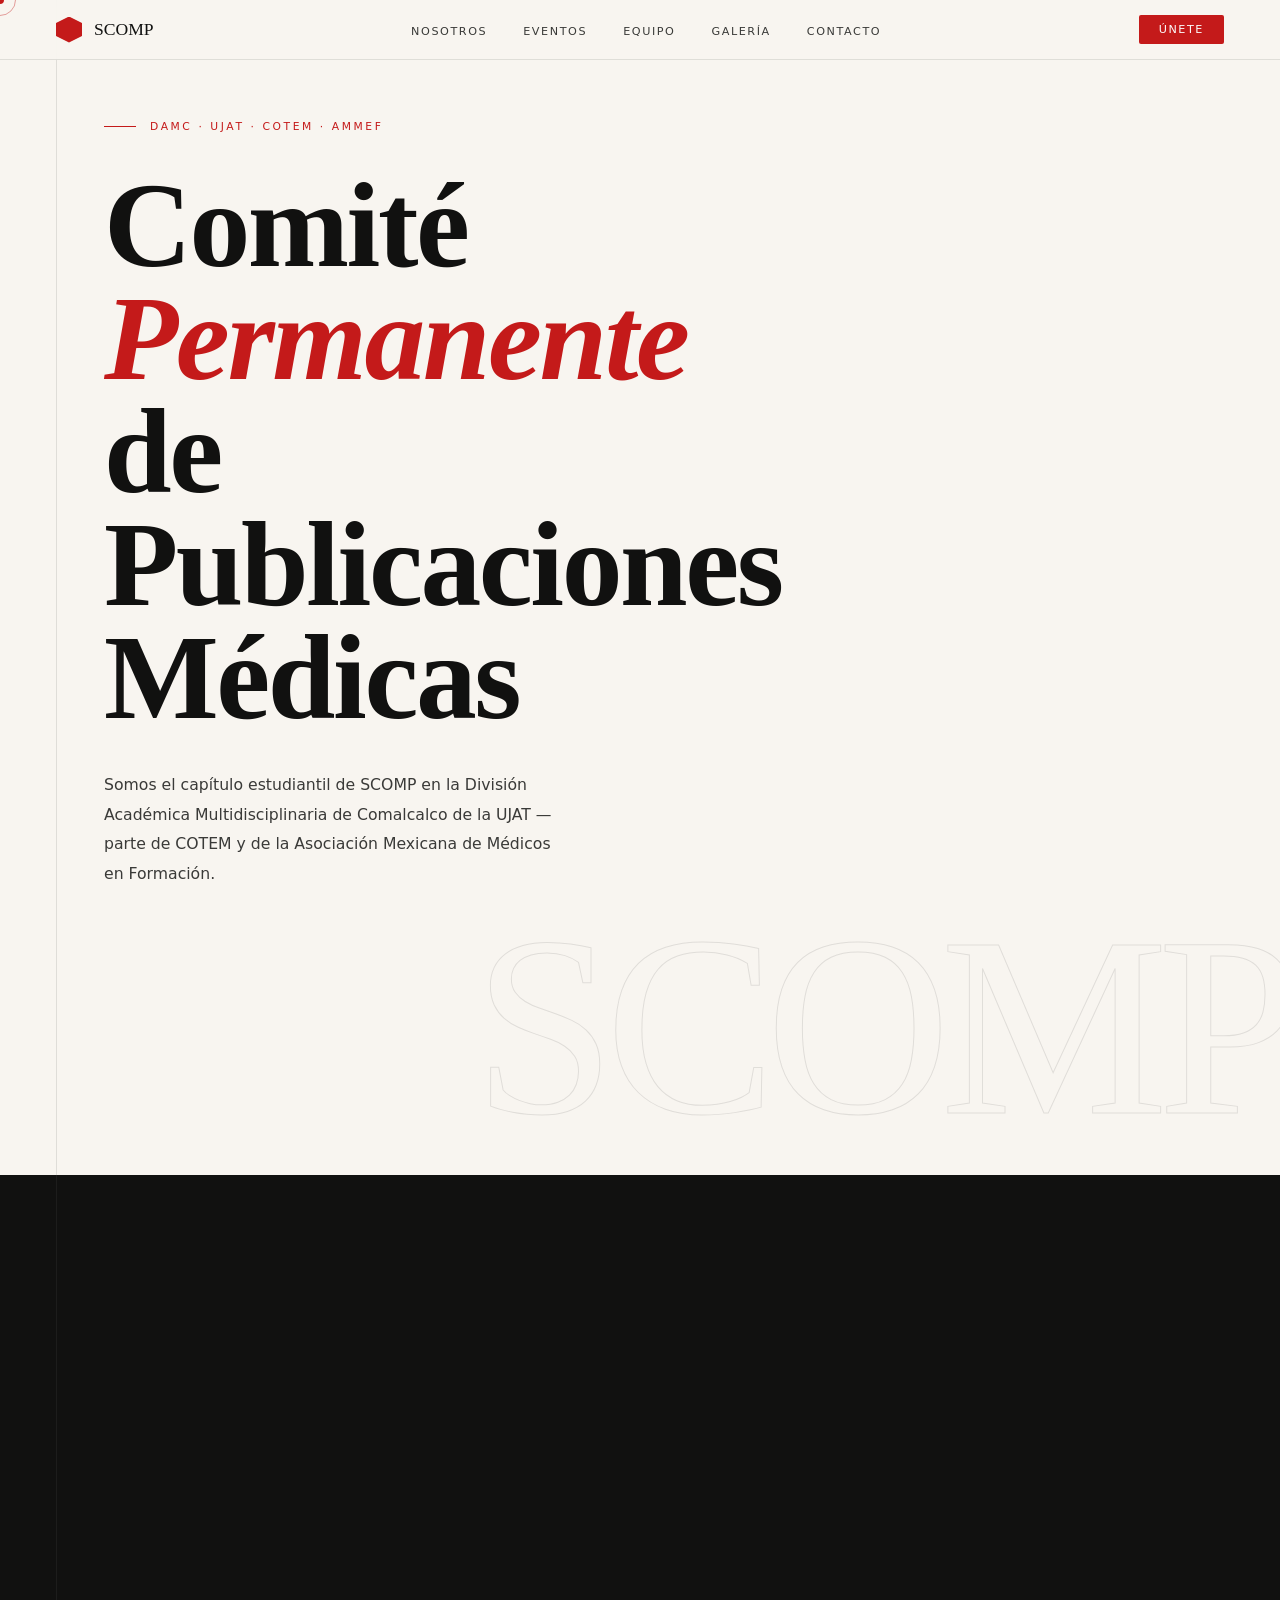
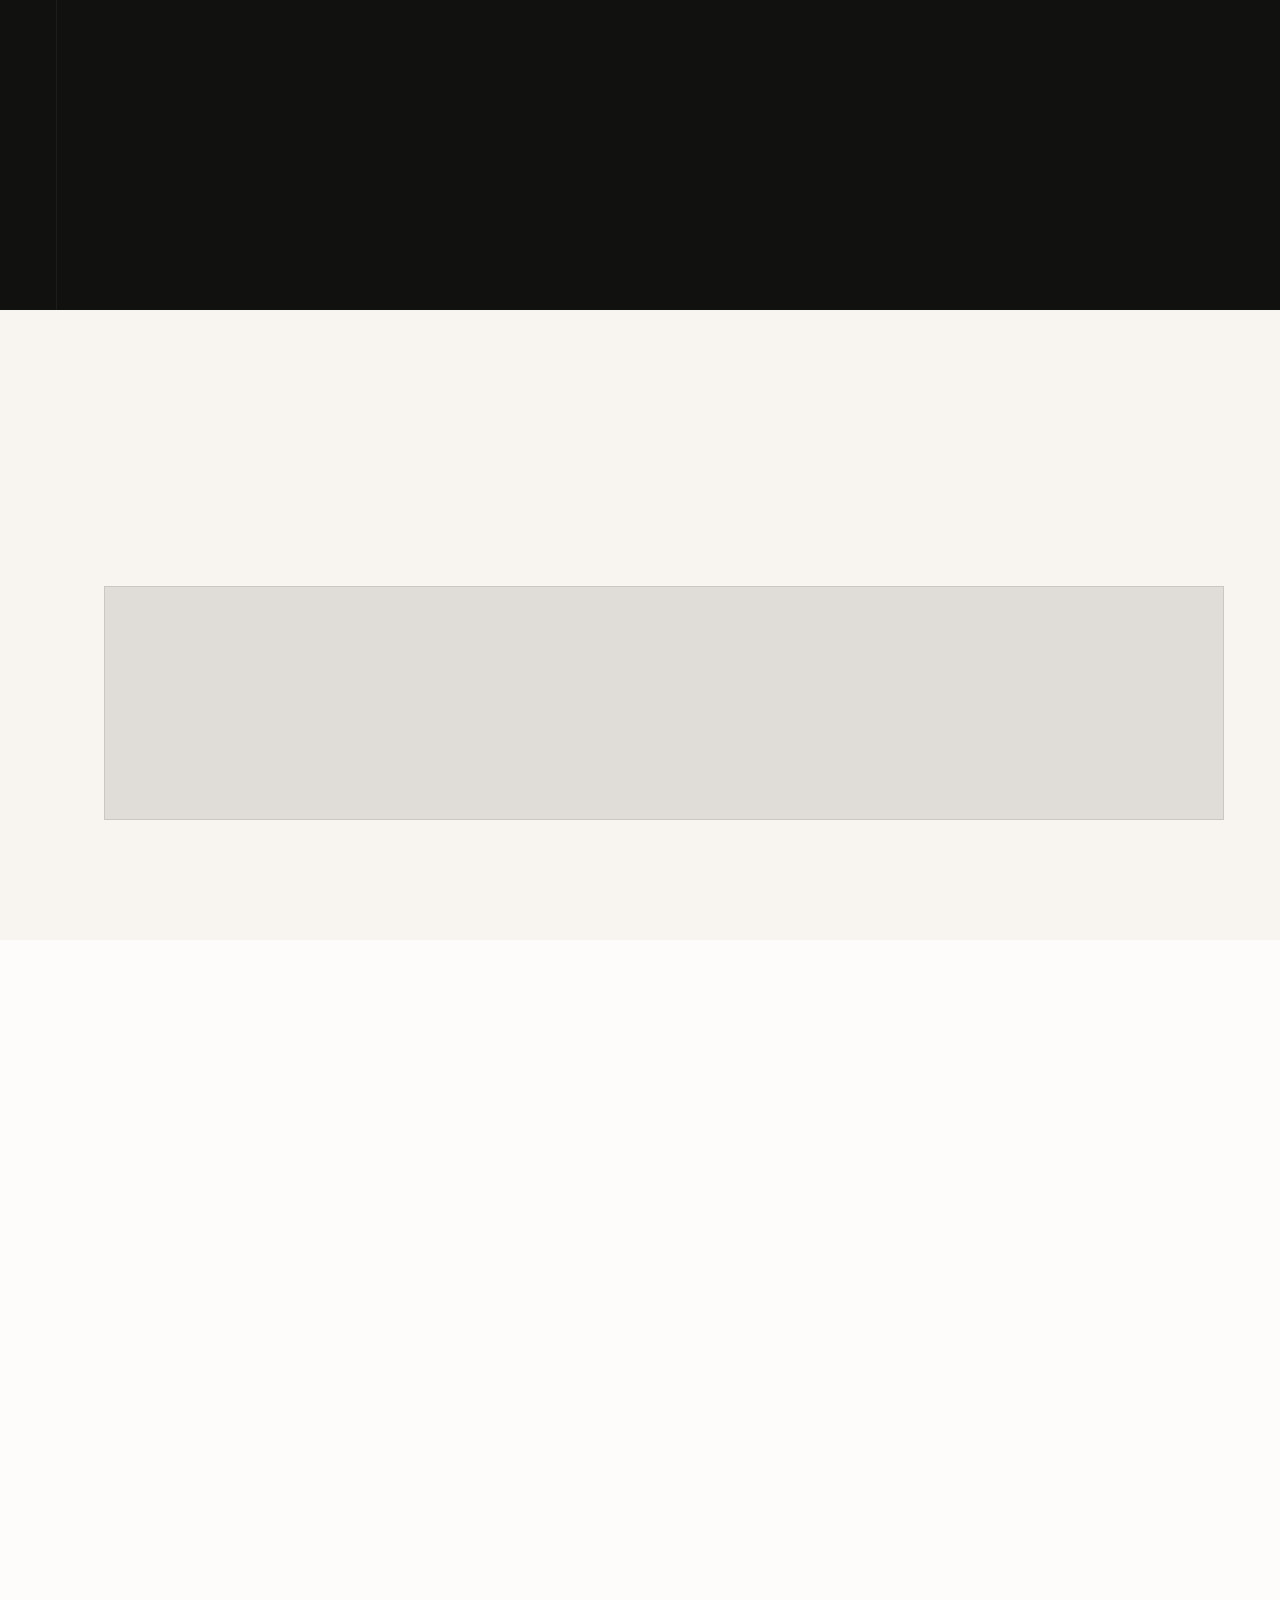
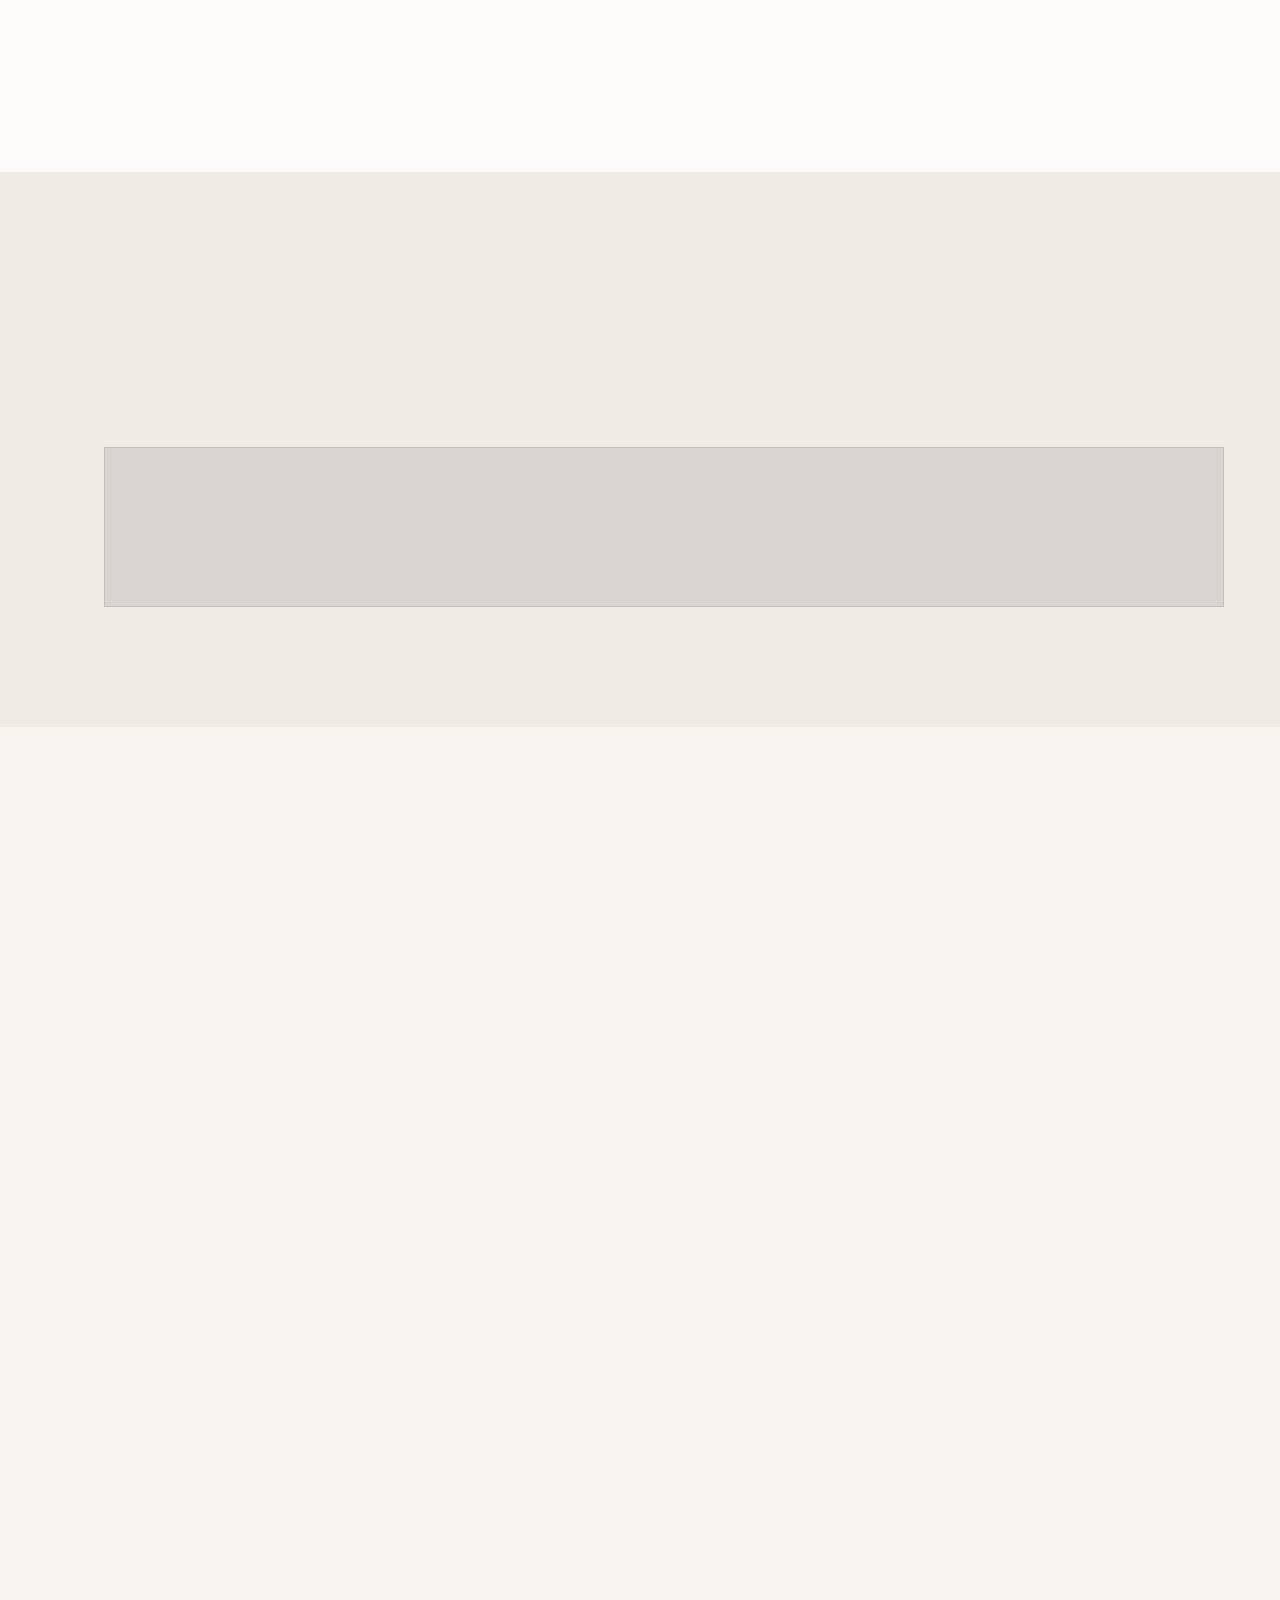
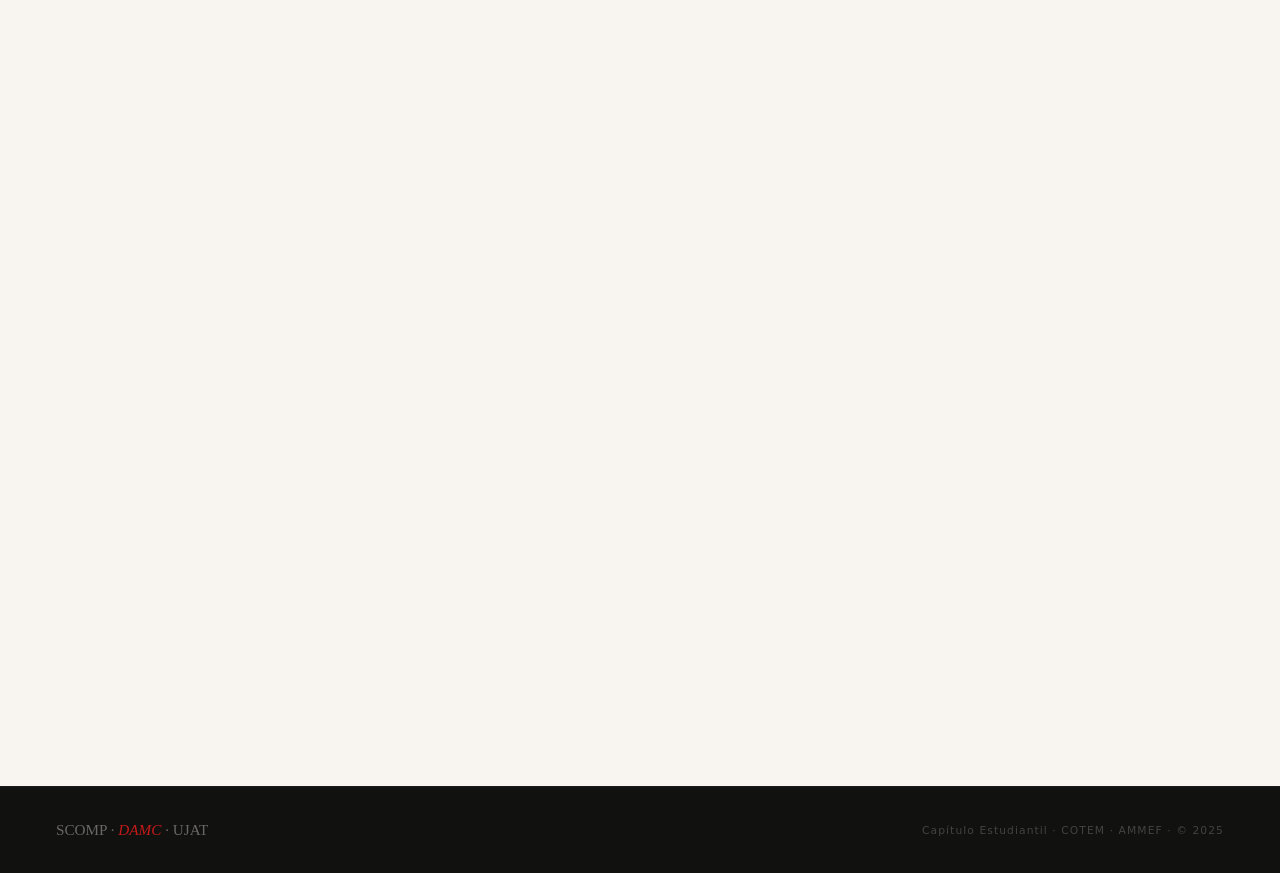
<file: index.html>
<!DOCTYPE html>
<html lang="es">
<head>
  <meta name="facebook-domain-verification" content="vzu0pai7ixnemikmraa1132l2p0x35" />
  <meta charset="UTF-8"/>
  <meta name="viewport" content="width=device-width, initial-scale=1.0"/>
  <title>SCOMP · DAMC–UJAT</title>

  <!-- Seguridad -->
  <meta http-equiv="X-UA-Compatible" content="IE=edge"/>
  <meta http-equiv="X-Content-Type-Options" content="nosniff"/>
  <meta http-equiv="X-Frame-Options" content="SAMEORIGIN"/>
  <meta http-equiv="Referrer-Policy" content="strict-origin-when-cross-origin"/>
  <meta http-equiv="Permissions-Policy" content="camera=(), microphone=(), geolocation=()"/>
  <meta http-equiv="Content-Security-Policy"
    content="default-src 'self';
             style-src 'self' https://fonts.googleapis.com;
             font-src 'self' https://fonts.gstatic.com;
             img-src 'self' https://github.com https://raw.githubusercontent.com data:;
             script-src 'self';
             connect-src 'none';
             frame-ancestors 'none';"/>

  <!-- SEO básico -->
  <meta name="description" content="SCOMP DAMC-UJAT — Comité Permanente de Publicaciones Médicas, capítulo estudiantil COTEM-AMMEF en Comalcalco, Tabasco."/>
  <meta name="robots" content="index, follow"/>

  <link rel="preconnect" href="https://fonts.googleapis.com"/>
  <link href="https://fonts.googleapis.com/css2?family=DM+Serif+Display:ital@0;1&family=DM+Sans:ital,wght@0,200;0,300;0,400;0,500;1,300&display=swap" rel="stylesheet"/>
  <link rel="stylesheet" href="styles.css"/>
</head>
<body>

  <div class="cursor" id="cur"></div>
  <div class="cursor-ring" id="ring"></div>

  <!-- NAV -->
  <nav>
    <a href="#inicio" class="nav-brand">
      <div class="nav-mark"></div>
      <span class="nav-name">SCOMP</span>
    </a>
    <ul class="nav-links">
      <li><a href="#nosotros">Nosotros</a></li>
      <li><a href="#eventos">Eventos</a></li>
      <li><a href="#equipo">Equipo</a></li>
      <li><a href="#galeria">Galería</a></li>
      <li><a href="#contacto">Contacto</a></li>
    </ul>
    <a href="#contacto" class="nav-cta">Únete</a>
  </nav>

  <!-- HERO -->
  <section id="inicio">
    <div class="hero-bg-word">SCOMP</div>
    <div class="hero-content">
      <div class="hero-eyebrow reveal">
        <div class="eyebrow-line"></div>
        <span class="eyebrow-text">DAMC · UJAT · COTEM · AMMEF</span>
      </div>
      <h1 class="hero-h1 reveal">
        Comité<br/><em>Permanente</em><br/>de Publicaciones Médicas
      </h1>
      <p class="hero-body reveal">
        Somos el capítulo estudiantil de SCOMP en la División Académica Multidisciplinaria
        de Comalcalco de la UJAT — parte de COTEM y de la Asociación Mexicana de Médicos
        en Formación.
      </p>
      <div class="hero-actions reveal">
        <a href="#nosotros" class="btn btn-filled">Conoce más &rarr;</a>
        <a href="#contacto" class="btn btn-ghost">Únete a nosotros</a>
      </div>
    </div>
    <div class="hero-stats reveal">
      <div class="stat">
        <div class="stat-n">200+</div>
        <div class="stat-l">Miembros activos</div>
      </div>
      <div class="stat">
        <div class="stat-n">20</div>
        <div class="stat-l">Eventos al año</div>
      </div>
      <div class="stat">
        <div class="stat-n">1</div>
        <div class="stat-l">Año de trayectoria</div>
      </div>
    </div>
  </section>

  <!-- NOSOTROS -->
  <section id="nosotros">
    <div class="about-grid">
      <div class="about-left reveal">
        <div class="label"><span>Quiénes somos</span></div>
        <h2 class="section-h">Formamos estudiantes líderes</h2>
        <p class="about-desc">SCOMP-DAMC es un espacio donde los estudiantes de la UJAT desarrollan habilidades técnicas, participan en competencias y conectan con el mundo de las publicaciones médicas.</p>
        <p class="about-desc">Desde talleres prácticos hasta concursos y conferencias con especialistas, impulsamos el crecimiento integral de nuestra comunidad universitaria.</p>
      </div>
      <div class="reveal">
        <div class="label"><span>Nuestra estructura</span></div>
        <div class="hierarchy">
          <div class="h-item">
            <div class="h-spine"><div class="h-dot"></div><div class="h-line"></div></div>
            <div class="h-body">
              <div class="h-tag">Nivel Nacional</div>
              <div class="h-name">AMMEF</div>
              <div class="h-desc">Asociación Mexicana de Médicos en Formación — organismo rector a nivel nacional.</div>
            </div>
          </div>
          <div class="h-item">
            <div class="h-spine"><div class="h-dot"></div><div class="h-line"></div></div>
            <div class="h-body">
              <div class="h-tag">Publicaciones Médicas</div>
              <div class="h-name">SCOMP</div>
              <div class="h-desc">Standing Committee on Medical Publications — rama especializada de AMMEF.</div>
            </div>
          </div>
          <div class="h-item">
            <div class="h-spine"><div class="h-dot"></div><div class="h-line"></div></div>
            <div class="h-body">
              <div class="h-tag">Capítulo Regional</div>
              <div class="h-name">COTEM</div>
              <div class="h-desc">Comité Tabasqueño de Estudiantes de Medicina de la UJAT.</div>
            </div>
          </div>
          <div class="h-item">
            <div class="h-spine"><div class="h-dot h-dot--active"></div></div>
            <div class="h-body">
              <div class="h-tag">Capítulo Estudiantil · UJAT</div>
              <div class="h-name">SCOMP · COTEM-UJAT</div>
              <div class="h-desc">Comité Permanente de Publicaciones Médicas.</div>
            </div>
          </div>
        </div>
      </div>
    </div>
  </section>

  <!-- VALORES -->
  <section id="valores">
    <div class="valores-inner">
      <div class="label reveal"><span>Pilares</span></div>
      <h2 class="section-h reveal" style="color:var(--ink)">Lo que nos <em style="font-family:var(--serif);color:var(--red)">mueve</em></h2>
      <div class="valores-grid">
        <div class="valor-card reveal">
          <div class="valor-num">01</div>
          <div class="valor-title">Innovación</div>
          <div class="valor-text">Proyectos con impacto real en los estudiantes y búsqueda de la mejora académica.</div>
        </div>
        <div class="valor-card reveal">
          <div class="valor-num">02</div>
          <div class="valor-title">Comunidad</div>
          <div class="valor-text">Redes de colaboración entre estudiantes, académicos e instituciones locales y nacionales.</div>
        </div>
        <div class="valor-card reveal">
          <div class="valor-num">03</div>
          <div class="valor-title">Excelencia</div>
          <div class="valor-text">Competencias, conferencias y certificaciones que elevan el perfil profesional de nuestros miembros.</div>
        </div>
        <div class="valor-card reveal">
          <div class="valor-num">04</div>
          <div class="valor-title">Liderazgo</div>
          <div class="valor-text">Formamos representantes estudiantiles comprometidos con el desarrollo de conocimientos.</div>
        </div>
      </div>
    </div>
  </section>

  <!-- EVENTOS -->
  <section id="eventos">
    <div class="eventos-inner">
      <div class="label reveal"><span>Agenda</span></div>
      <h2 class="section-h reveal" style="color:var(--ink)">Próximos <em style="font-family:var(--serif);color:var(--red)">Eventos</em></h2>
      <div class="eventos-list">
        <div class="event-row reveal">
          <div class="event-date-col"><div class="event-dd">22</div><div class="event-mmyy">Abr · 26</div></div>
          <div><div class="event-kind">Taller</div><div class="event-name">Como construir un perfil competitivo desde la carrera</div><div class="event-place">Google Meet · 5:00 pm</div></div>
          <div class="event-arrow">→</div>
        </div>
        <div class="event-row reveal">
          <div class="event-date-col"><div class="event-dd">24</div><div class="event-mmyy">Abr · 26</div></div>
          <div><div class="event-kind">Conferencia</div><div class="event-name">3er Seminario de Investigación: desde el pregrado a Harvard</div><div class="event-place">Google Meet · 5:00 pm</div></div>
          <div class="event-arrow">→</div>
        </div>
        <div class="event-row reveal">
          <div class="event-date-col"><div class="event-dd">6</div><div class="event-mmyy">May · 26</div></div>
          <div><div class="event-kind">Ponencia</div><div class="event-name">¿Sé redactar o sólo es ChatGPT?</div><div class="event-place">Google Meet · 6:00 pm</div></div>
          <div class="event-arrow">→</div>
        </div>
        <div class="event-row reveal">
          <div class="event-date-col"><div class="event-dd">26</div><div class="event-mmyy">May · 26</div></div>
          <div><div class="event-kind">Conferencia</div><div class="event-name">4to Seminario de investigación: La esclerosis múltiple como modelo de degeneración prematura de columna</div><div class="event-place">Google Meet · 5:00 pm</div></div>
          <div class="event-arrow">→</div>
        </div>
      </div>
    </div>
  </section>

  <!-- EQUIPO -->
  <section id="equipo">
    <div class="equipo-inner">
      <div class="label reveal"><span>Directiva</span></div>
      <h2 class="section-h reveal" style="color:var(--ink)">Nuestro <em style="font-family:var(--serif);color:var(--red)">Equipo</em></h2>
      <div class="equipo-grid">
        <div class="member reveal"><div class="member-initials">Pr.</div><div class="member-name">Valeria Pérez</div><div class="member-role">Presidente</div></div>
        <div class="member reveal"><div class="member-initials">Vp.</div><div class="member-name">Paula Tosca</div><div class="member-role">Vicepresidente</div></div>
        <div class="member reveal"><div class="member-initials">Sec.</div><div class="member-name">Marc Torres</div><div class="member-role">Secretario</div></div>
        <div class="member reveal"><div class="member-initials">Tes.</div><div class="member-name">Rosario Frías</div><div class="member-role">Tesorera</div></div>
        <div class="member reveal"><div class="member-initials">CHJL.</div><div class="member-name">Brandon Suárez</div><div class="member-role">Comisionado de Honor y Justicia</div></div>
        <div class="member reveal"><div class="member-initials">LOMP.</div><div class="member-name">Gabriel Frías</div><div class="member-role">Oficial Local de Publicaciones Médicas</div></div>
      </div>
    </div>
  </section>

  <!-- GALERÍA -->
  <section id="galeria">
    <div class="galeria-inner">
      <div class="label reveal"><span>Momentos</span></div>
      <h2 class="section-h reveal" style="color:var(--ink)">Nuestra <em style="font-family:var(--serif);color:var(--red)">Galería</em></h2>
      <div class="gallery-grid">
        <!-- Reemplaza los src con las URLs de tus 4 imágenes -->
        <div class="gimg reveal gimg--large">
          <img src="img/foto-1.jpg" alt="SCOMP - Foto 1" loading="lazy"/>
          <span class="gimg-label">Foto 1</span>
        </div>
        <div class="gimg reveal">
          <img src="img/foto-2.jpg" alt="SCOMP - Foto 2" loading="lazy"/>
          <span class="gimg-label">Foto 2</span>
        </div>
        <div class="gimg reveal">
          <img src="img/foto-3.jpg" alt="SCOMP - Foto 3" loading="lazy"/>
          <span class="gimg-label">Foto 3</span>
        </div>
        <div class="gimg reveal">
          <img src="img/foto-4.jpg" alt="SCOMP - Foto 4" loading="lazy"/>
          <span class="gimg-label">Foto 4</span>
        </div>
      </div>
    </div>
  </section>

  <!-- CONTACTO -->
  <section id="contacto">
    <div class="contacto-inner">
      <div class="label reveal"><span>Escríbenos</span></div>
      <h2 class="section-h reveal" style="color:var(--ink)">Con<em style="color:var(--red)">tacto</em></h2>
      <div class="contacto-info reveal">
        <p>¿Quieres unirte a SCOMP, proponer una colaboración o patrocinar un evento? Estamos abiertos a nuevos miembros, alianzas académicas e investigaciones.</p>
        <div class="contact-items">
          <a href="mailto:cotem.ujat.scomp@gmail.com" class="contact-item">
            <div class="ci-icon"></div>
            <span class="ci-text">cotem.ujat.scomp@gmail.com</span>
            <span class="ci-arrow">→</span>
          </a>
          <div class="contact-item">
            <div class="ci-icon"></div>
            <span class="ci-text">DAMC · UJAT · Comalcalco, Tabasco</span>
          </div>
          <a href="https://www.instagram.com/cotem.ujat?igsh=MWJ2bzNoY3E3ZGdjdw==" class="contact-item" target="_blank" rel="noopener noreferrer">
            <div class="ci-icon"></div>
            <span class="ci-text">@cotem.ujat en Instagram</span>
            <span class="ci-arrow">→</span>
          </a>
        </div>
      </div>
    </div>
  </section>

  <!-- FOOTER -->
  <footer>
    <div class="footer-brand">SCOMP · <em>DAMC</em> · UJAT</div>
    <div class="footer-meta">Capítulo Estudiantil · COTEM · AMMEF · © 2025</div>
  </footer>

  <script src="main.js"></script>
</body>
</html>
</file>
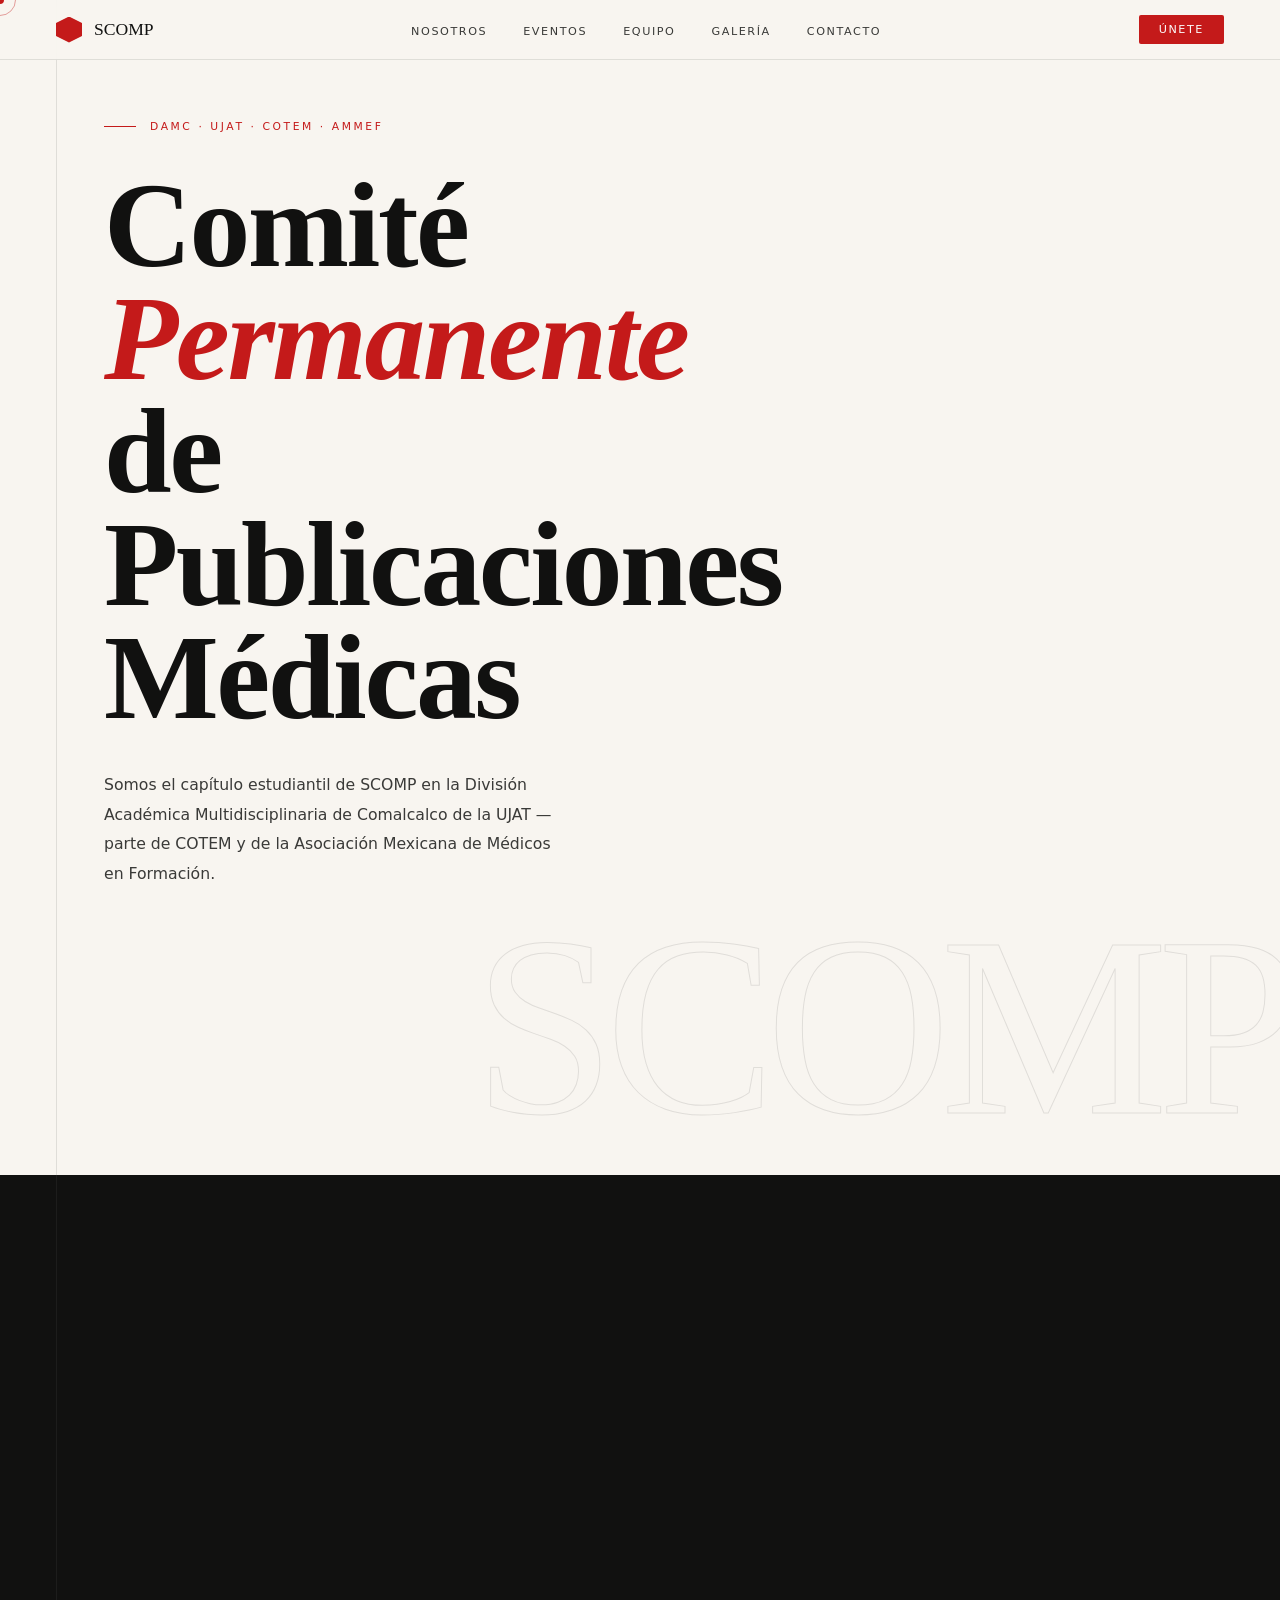
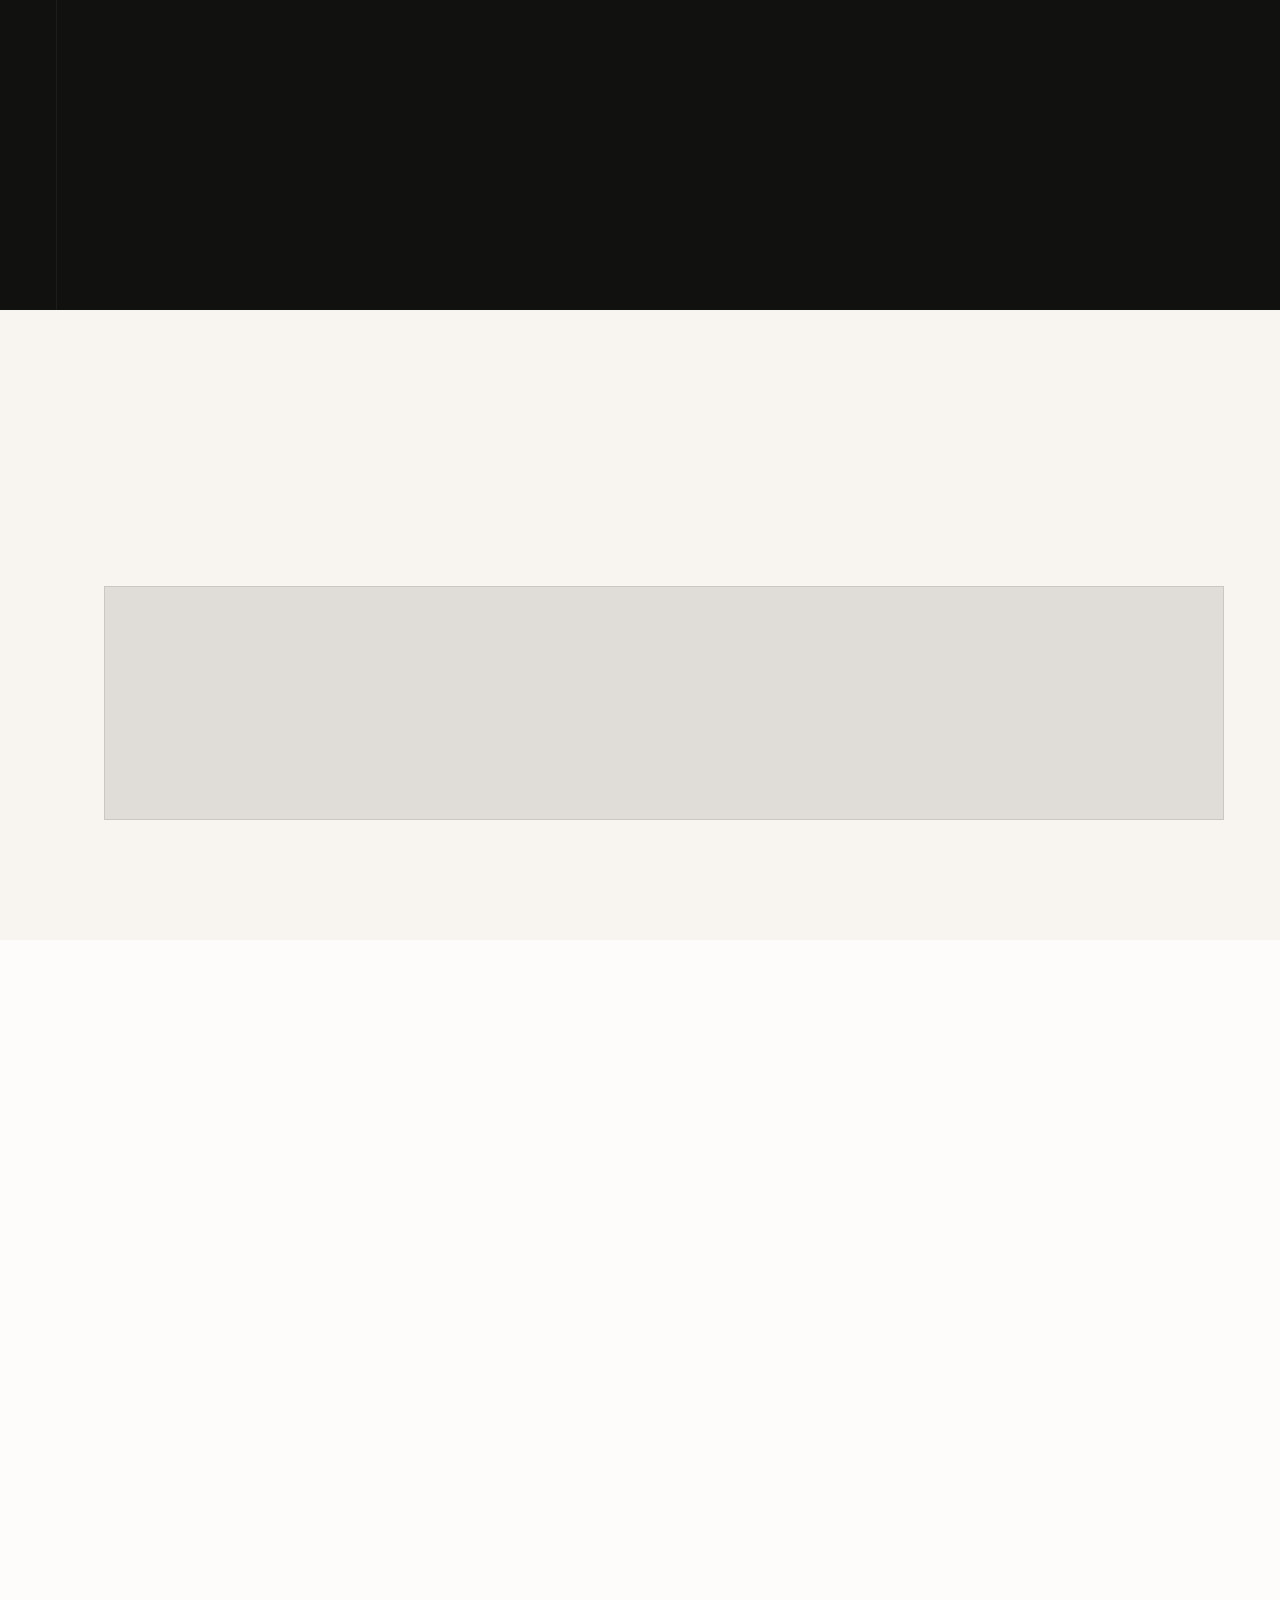
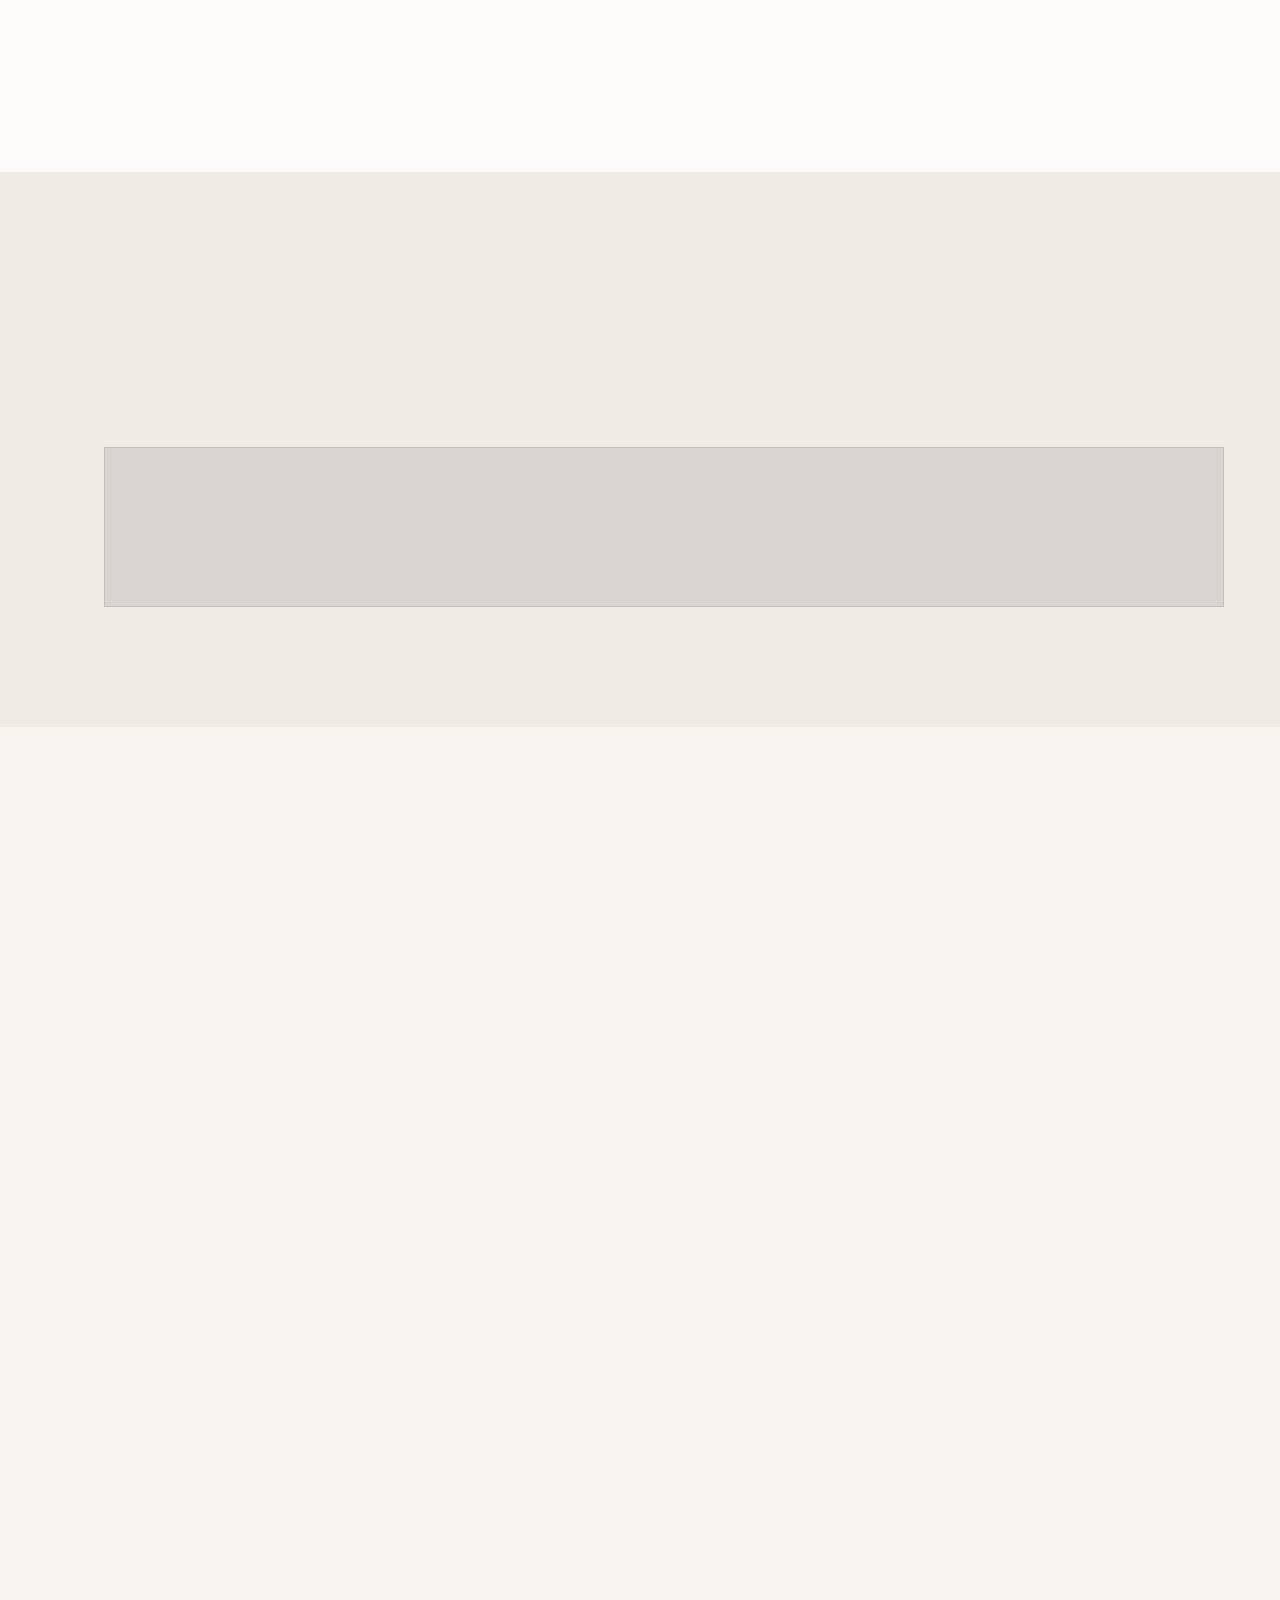
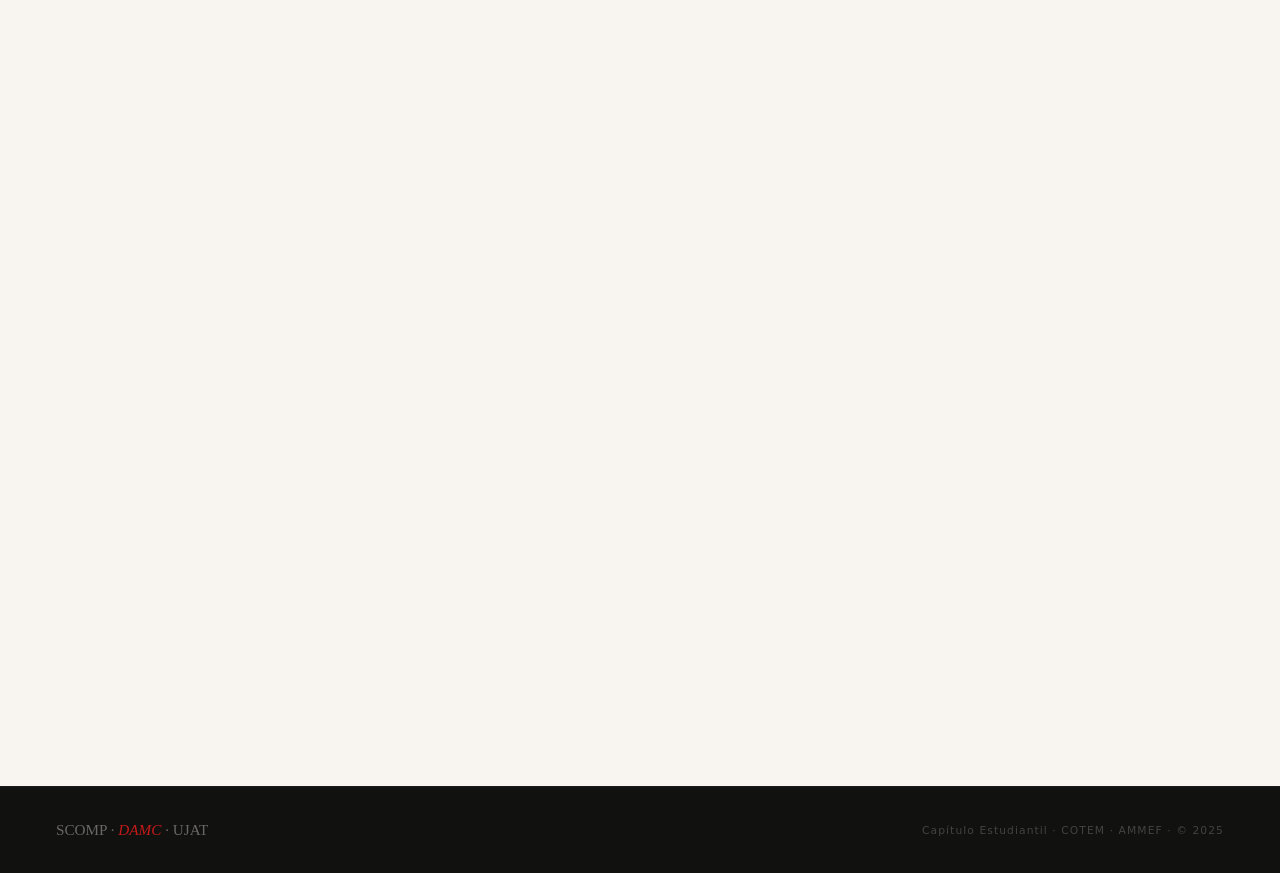
<file: index2.html>
<!DOCTYPE html>
<html lang="es">
<head>
  <meta charset="UTF-8"/>
  <meta name="viewport" content="width=device-width, initial-scale=1.0"/>
  <title>SCOMP · DAMC–UJAT</title>

  <!-- Seguridad -->
  <meta http-equiv="X-UA-Compatible" content="IE=edge"/>
  <meta http-equiv="X-Content-Type-Options" content="nosniff"/>
  <meta http-equiv="X-Frame-Options" content="SAMEORIGIN"/>
  <meta http-equiv="Referrer-Policy" content="strict-origin-when-cross-origin"/>
  <meta http-equiv="Permissions-Policy" content="camera=(), microphone=(), geolocation=()"/>
  <meta http-equiv="Content-Security-Policy"
    content="default-src 'self';
             style-src 'self' https://fonts.googleapis.com;
             font-src 'self' https://fonts.gstatic.com;
             img-src 'self' https://github.com https://raw.githubusercontent.com data:;
             script-src 'self';
             connect-src 'none';
             frame-ancestors 'none';"/>

  <!-- SEO básico -->
  <meta name="description" content="SCOMP DAMC-UJAT — Comité Permanente de Publicaciones Médicas, capítulo estudiantil COTEM-AMMEF en Comalcalco, Tabasco."/>
  <meta name="robots" content="index, follow"/>

  <link rel="preconnect" href="https://fonts.googleapis.com"/>
  <link href="https://fonts.googleapis.com/css2?family=DM+Serif+Display:ital@0;1&family=DM+Sans:ital,wght@0,200;0,300;0,400;0,500;1,300&display=swap" rel="stylesheet"/>
  <link rel="stylesheet" href="styles.css"/>
</head>
<body>

  <div class="cursor" id="cur"></div>
  <div class="cursor-ring" id="ring"></div>

  <!-- NAV -->
  <nav>
    <a href="#inicio" class="nav-brand">
      <div class="nav-mark"></div>
      <span class="nav-name">SCOMP</span>
    </a>
    <ul class="nav-links">
      <li><a href="#nosotros">Nosotros</a></li>
      <li><a href="#eventos">Eventos</a></li>
      <li><a href="#equipo">Equipo</a></li>
      <li><a href="#galeria">Galería</a></li>
      <li><a href="#contacto">Contacto</a></li>
    </ul>
    <a href="#contacto" class="nav-cta">Únete</a>
  </nav>

  <!-- HERO -->
  <section id="inicio">
    <div class="hero-bg-word">SCOMP</div>
    <div class="hero-content">
      <div class="hero-eyebrow reveal">
        <div class="eyebrow-line"></div>
        <span class="eyebrow-text">DAMC · UJAT · COTEM · AMMEF</span>
      </div>
      <h1 class="hero-h1 reveal">
        Comité<br/><em>Permanente</em><br/>de Publicaciones Médicas
      </h1>
      <p class="hero-body reveal">
        Somos el capítulo estudiantil de SCOMP en la División Académica Multidisciplinaria
        de Comalcalco de la UJAT — parte de COTEM y de la Asociación Mexicana de Médicos
        en Formación.
      </p>
      <div class="hero-actions reveal">
        <a href="#nosotros" class="btn btn-filled">Conoce más &rarr;</a>
        <a href="#contacto" class="btn btn-ghost">Únete a nosotros</a>
      </div>
    </div>
    <div class="hero-stats reveal">
      <div class="stat">
        <div class="stat-n">200+</div>
        <div class="stat-l">Miembros activos</div>
      </div>
      <div class="stat">
        <div class="stat-n">20</div>
        <div class="stat-l">Eventos al año</div>
      </div>
      <div class="stat">
        <div class="stat-n">1</div>
        <div class="stat-l">Año de trayectoria</div>
      </div>
    </div>
  </section>

  <!-- NOSOTROS -->
  <section id="nosotros">
    <div class="about-grid">
      <div class="about-left reveal">
        <div class="label"><span>Quiénes somos</span></div>
        <h2 class="section-h">Formamos estudiantes líderes</h2>
        <p class="about-desc">SCOMP-DAMC es un espacio donde los estudiantes de la UJAT desarrollan habilidades técnicas, participan en competencias y conectan con el mundo de las publicaciones médicas.</p>
        <p class="about-desc">Desde talleres prácticos hasta concursos y conferencias con especialistas, impulsamos el crecimiento integral de nuestra comunidad universitaria.</p>
      </div>
      <div class="reveal">
        <div class="label"><span>Nuestra estructura</span></div>
        <div class="hierarchy">
          <div class="h-item">
            <div class="h-spine"><div class="h-dot"></div><div class="h-line"></div></div>
            <div class="h-body">
              <div class="h-tag">Nivel Nacional</div>
              <div class="h-name">AMMEF</div>
              <div class="h-desc">Asociación Mexicana de Médicos en Formación — organismo rector a nivel nacional.</div>
            </div>
          </div>
          <div class="h-item">
            <div class="h-spine"><div class="h-dot"></div><div class="h-line"></div></div>
            <div class="h-body">
              <div class="h-tag">Publicaciones Médicas</div>
              <div class="h-name">SCOMP</div>
              <div class="h-desc">Standing Committee on Medical Publications — rama especializada de AMMEF.</div>
            </div>
          </div>
          <div class="h-item">
            <div class="h-spine"><div class="h-dot"></div><div class="h-line"></div></div>
            <div class="h-body">
              <div class="h-tag">Capítulo Regional</div>
              <div class="h-name">COTEM</div>
              <div class="h-desc">Comité Tabasqueño de Estudiantes de Medicina de la UJAT.</div>
            </div>
          </div>
          <div class="h-item">
            <div class="h-spine"><div class="h-dot h-dot--active"></div></div>
            <div class="h-body">
              <div class="h-tag">Capítulo Estudiantil · UJAT</div>
              <div class="h-name">SCOMP · COTEM-UJAT</div>
              <div class="h-desc">Comité Permanente de Publicaciones Médicas.</div>
            </div>
          </div>
        </div>
      </div>
    </div>
  </section>

  <!-- VALORES -->
  <section id="valores">
    <div class="valores-inner">
      <div class="label reveal"><span>Pilares</span></div>
      <h2 class="section-h reveal" style="color:var(--ink)">Lo que nos <em style="font-family:var(--serif);color:var(--red)">mueve</em></h2>
      <div class="valores-grid">
        <div class="valor-card reveal">
          <div class="valor-num">01</div>
          <div class="valor-title">Innovación</div>
          <div class="valor-text">Proyectos con impacto real en los estudiantes y búsqueda de la mejora académica.</div>
        </div>
        <div class="valor-card reveal">
          <div class="valor-num">02</div>
          <div class="valor-title">Comunidad</div>
          <div class="valor-text">Redes de colaboración entre estudiantes, académicos e instituciones locales y nacionales.</div>
        </div>
        <div class="valor-card reveal">
          <div class="valor-num">03</div>
          <div class="valor-title">Excelencia</div>
          <div class="valor-text">Competencias, conferencias y certificaciones que elevan el perfil profesional de nuestros miembros.</div>
        </div>
        <div class="valor-card reveal">
          <div class="valor-num">04</div>
          <div class="valor-title">Liderazgo</div>
          <div class="valor-text">Formamos representantes estudiantiles comprometidos con el desarrollo de conocimientos.</div>
        </div>
      </div>
    </div>
  </section>

  <!-- EVENTOS -->
  <section id="eventos">
    <div class="eventos-inner">
      <div class="label reveal"><span>Agenda</span></div>
      <h2 class="section-h reveal" style="color:var(--ink)">Próximos <em style="font-family:var(--serif);color:var(--red)">Eventos</em></h2>
      <div class="eventos-list">
        <div class="event-row reveal">
          <div class="event-date-col"><div class="event-dd">22</div><div class="event-mmyy">Abr · 26</div></div>
          <div><div class="event-kind">Taller</div><div class="event-name">Como construir un perfil competitivo desde la carrera</div><div class="event-place">Google Meet · 5:00 pm</div></div>
          <div class="event-arrow">→</div>
        </div>
        <div class="event-row reveal">
          <div class="event-date-col"><div class="event-dd">24</div><div class="event-mmyy">Abr · 26</div></div>
          <div><div class="event-kind">Conferencia</div><div class="event-name">3er Seminario de Investigación: desde el pregrado a Harvard</div><div class="event-place">Google Meet · 5:00 pm</div></div>
          <div class="event-arrow">→</div>
        </div>
        <div class="event-row reveal">
          <div class="event-date-col"><div class="event-dd">6</div><div class="event-mmyy">May · 26</div></div>
          <div><div class="event-kind">Ponencia</div><div class="event-name">¿Sé redactar o sólo es ChatGPT?</div><div class="event-place">Google Meet · 6:00 pm</div></div>
          <div class="event-arrow">→</div>
        </div>
        <div class="event-row reveal">
          <div class="event-date-col"><div class="event-dd">26</div><div class="event-mmyy">May · 26</div></div>
          <div><div class="event-kind">Conferencia</div><div class="event-name">4to Seminario de investigación: La esclerosis múltiple como modelo de degeneración prematura de columna</div><div class="event-place">Google Meet · 5:00 pm</div></div>
          <div class="event-arrow">→</div>
        </div>
      </div>
    </div>
  </section>

  <!-- EQUIPO -->
  <section id="equipo">
    <div class="equipo-inner">
      <div class="label reveal"><span>Directiva</span></div>
      <h2 class="section-h reveal" style="color:var(--ink)">Nuestro <em style="font-family:var(--serif);color:var(--red)">Equipo</em></h2>
      <div class="equipo-grid">
        <div class="member reveal"><div class="member-initials">Pr.</div><div class="member-name">Valeria Pérez</div><div class="member-role">Presidente</div></div>
        <div class="member reveal"><div class="member-initials">Vp.</div><div class="member-name">Paula Tosca</div><div class="member-role">Vicepresidente</div></div>
        <div class="member reveal"><div class="member-initials">Sec.</div><div class="member-name">Marc Torres</div><div class="member-role">Secretario</div></div>
        <div class="member reveal"><div class="member-initials">Tes.</div><div class="member-name">Rosario Frías</div><div class="member-role">Tesorera</div></div>
        <div class="member reveal"><div class="member-initials">CHJL.</div><div class="member-name">Brandon Suárez</div><div class="member-role">Comisionado de Honor y Justicia</div></div>
        <div class="member reveal"><div class="member-initials">LOMP.</div><div class="member-name">Gabriel Frías</div><div class="member-role">Oficial Local de Publicaciones Médicas</div></div>
      </div>
    </div>
  </section>

  <!-- GALERÍA -->
  <section id="galeria">
    <div class="galeria-inner">
      <div class="label reveal"><span>Momentos</span></div>
      <h2 class="section-h reveal" style="color:var(--ink)">Nuestra <em style="font-family:var(--serif);color:var(--red)">Galería</em></h2>
      <div class="gallery-grid">
        <!-- Reemplaza los src con las URLs de tus 4 imágenes -->
        <div class="gimg reveal gimg--large">
          <img src="img/foto-1.jpg" alt="SCOMP - Foto 1" loading="lazy"/>
          <span class="gimg-label">Foto 1</span>
        </div>
        <div class="gimg reveal">
          <img src="img/foto-2.jpg" alt="SCOMP - Foto 2" loading="lazy"/>
          <span class="gimg-label">Foto 2</span>
        </div>
        <div class="gimg reveal">
          <img src="img/foto-3.jpg" alt="SCOMP - Foto 3" loading="lazy"/>
          <span class="gimg-label">Foto 3</span>
        </div>
        <div class="gimg reveal">
          <img src="img/foto-4.jpg" alt="SCOMP - Foto 4" loading="lazy"/>
          <span class="gimg-label">Foto 4</span>
        </div>
      </div>
    </div>
  </section>

  <!-- CONTACTO -->
  <section id="contacto">
    <div class="contacto-inner">
      <div class="label reveal"><span>Escríbenos</span></div>
      <h2 class="section-h reveal" style="color:var(--ink)">Con<em style="color:var(--red)">tacto</em></h2>
      <div class="contacto-info reveal">
        <p>¿Quieres unirte a SCOMP, proponer una colaboración o patrocinar un evento? Estamos abiertos a nuevos miembros, alianzas académicas e investigaciones.</p>
        <div class="contact-items">
          <a href="mailto:cotem.ujat.scomp@gmail.com" class="contact-item">
            <div class="ci-icon"></div>
            <span class="ci-text">cotem.ujat.scomp@gmail.com</span>
            <span class="ci-arrow">→</span>
          </a>
          <div class="contact-item">
            <div class="ci-icon"></div>
            <span class="ci-text">DAMC · UJAT · Comalcalco, Tabasco</span>
          </div>
          <a href="https://www.instagram.com/cotem.ujat?igsh=MWJ2bzNoY3E3ZGdjdw==" class="contact-item" target="_blank" rel="noopener noreferrer">
            <div class="ci-icon"></div>
            <span class="ci-text">@cotem.ujat en Instagram</span>
            <span class="ci-arrow">→</span>
          </a>
        </div>
      </div>
    </div>
  </section>

  <!-- FOOTER -->
  <footer>
    <div class="footer-brand">SCOMP · <em>DAMC</em> · UJAT</div>
    <div class="footer-meta">Capítulo Estudiantil · COTEM · AMMEF · © 2025</div>
  </footer>

  <script src="main.js"></script>
</body>
</html>
</file>
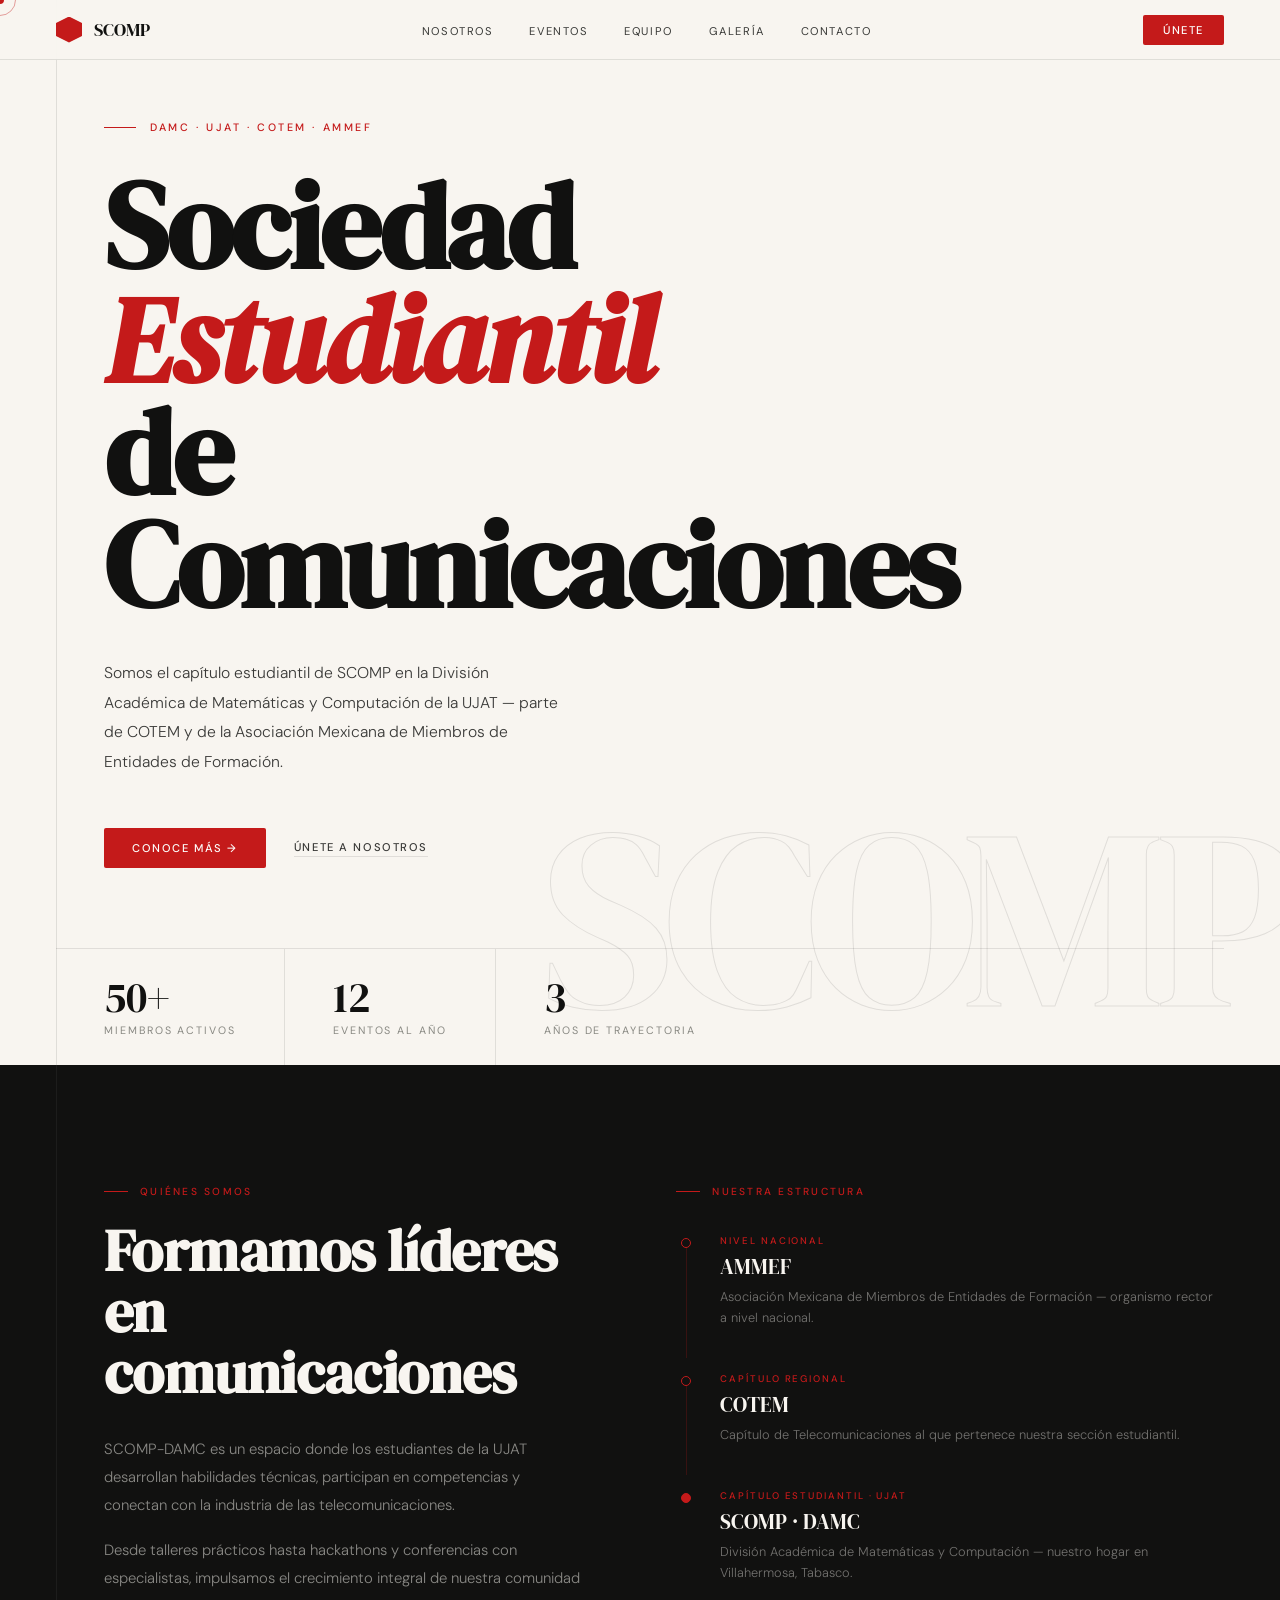
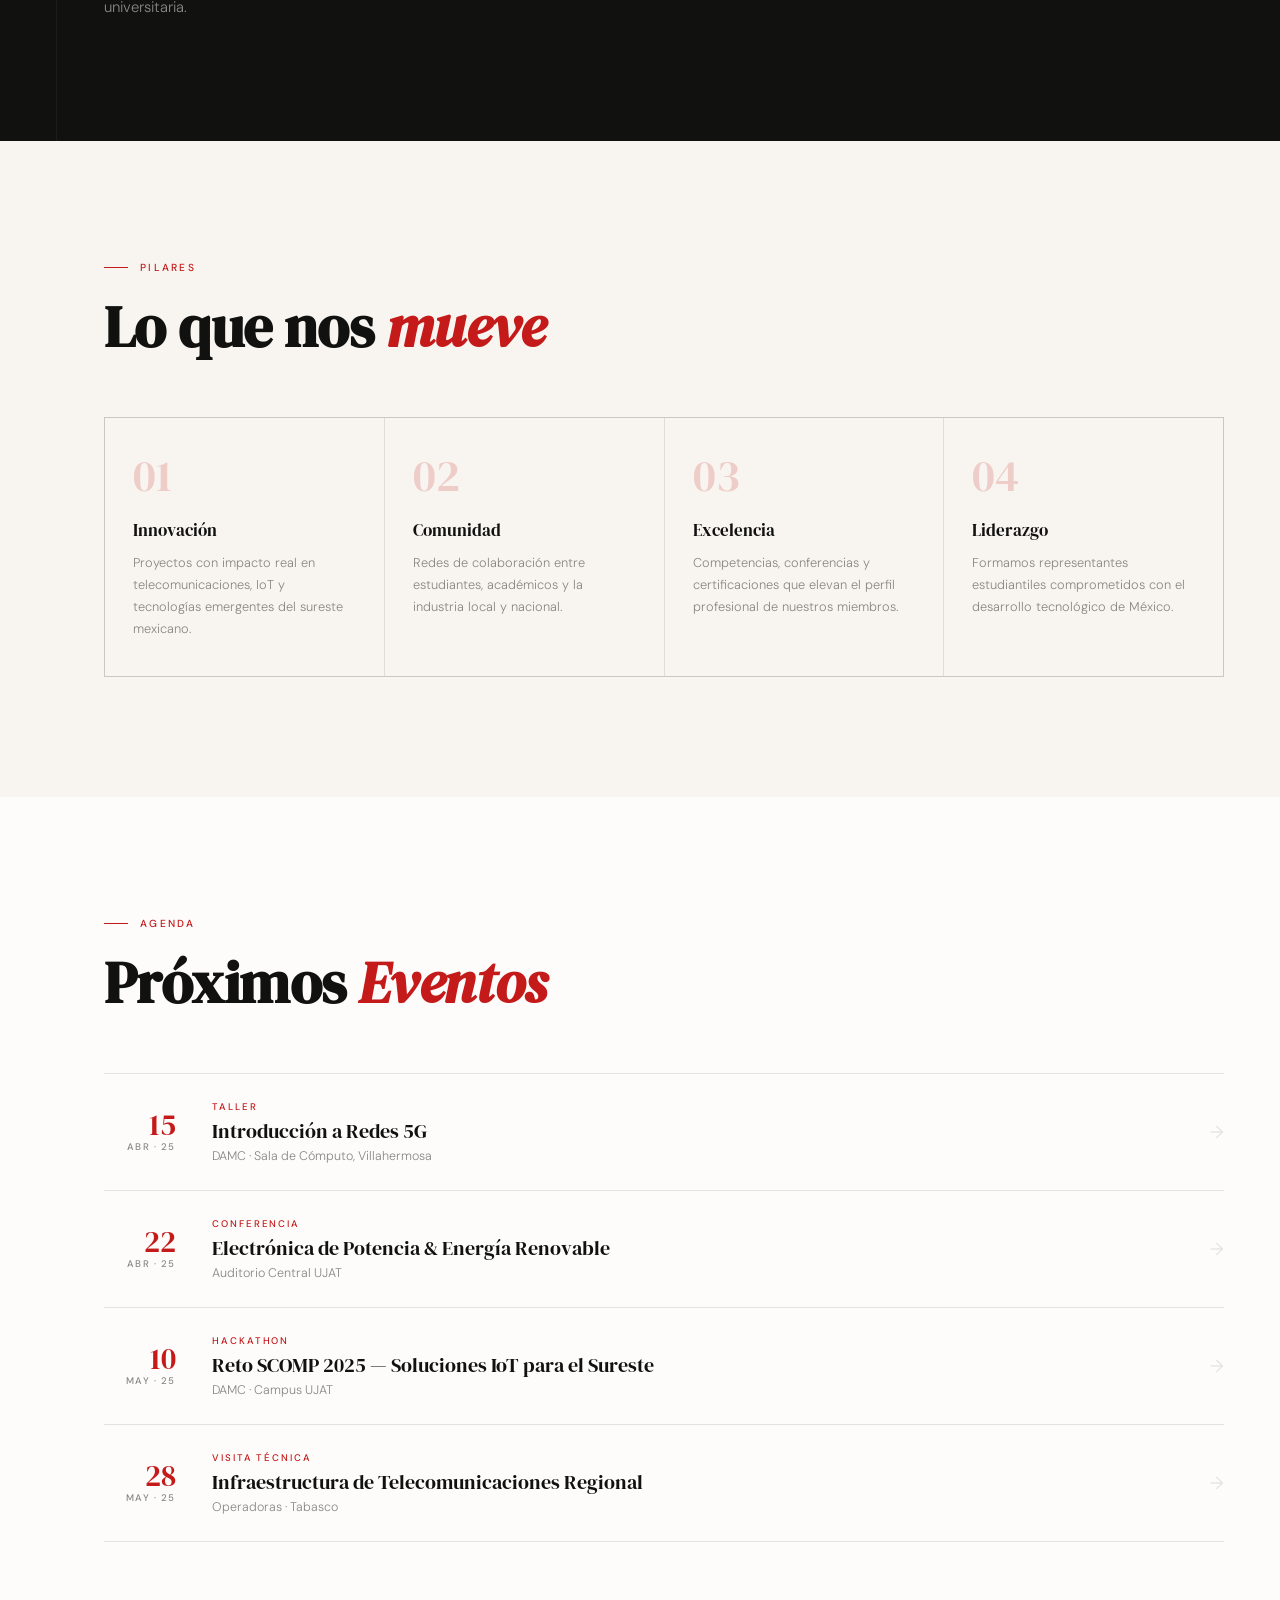
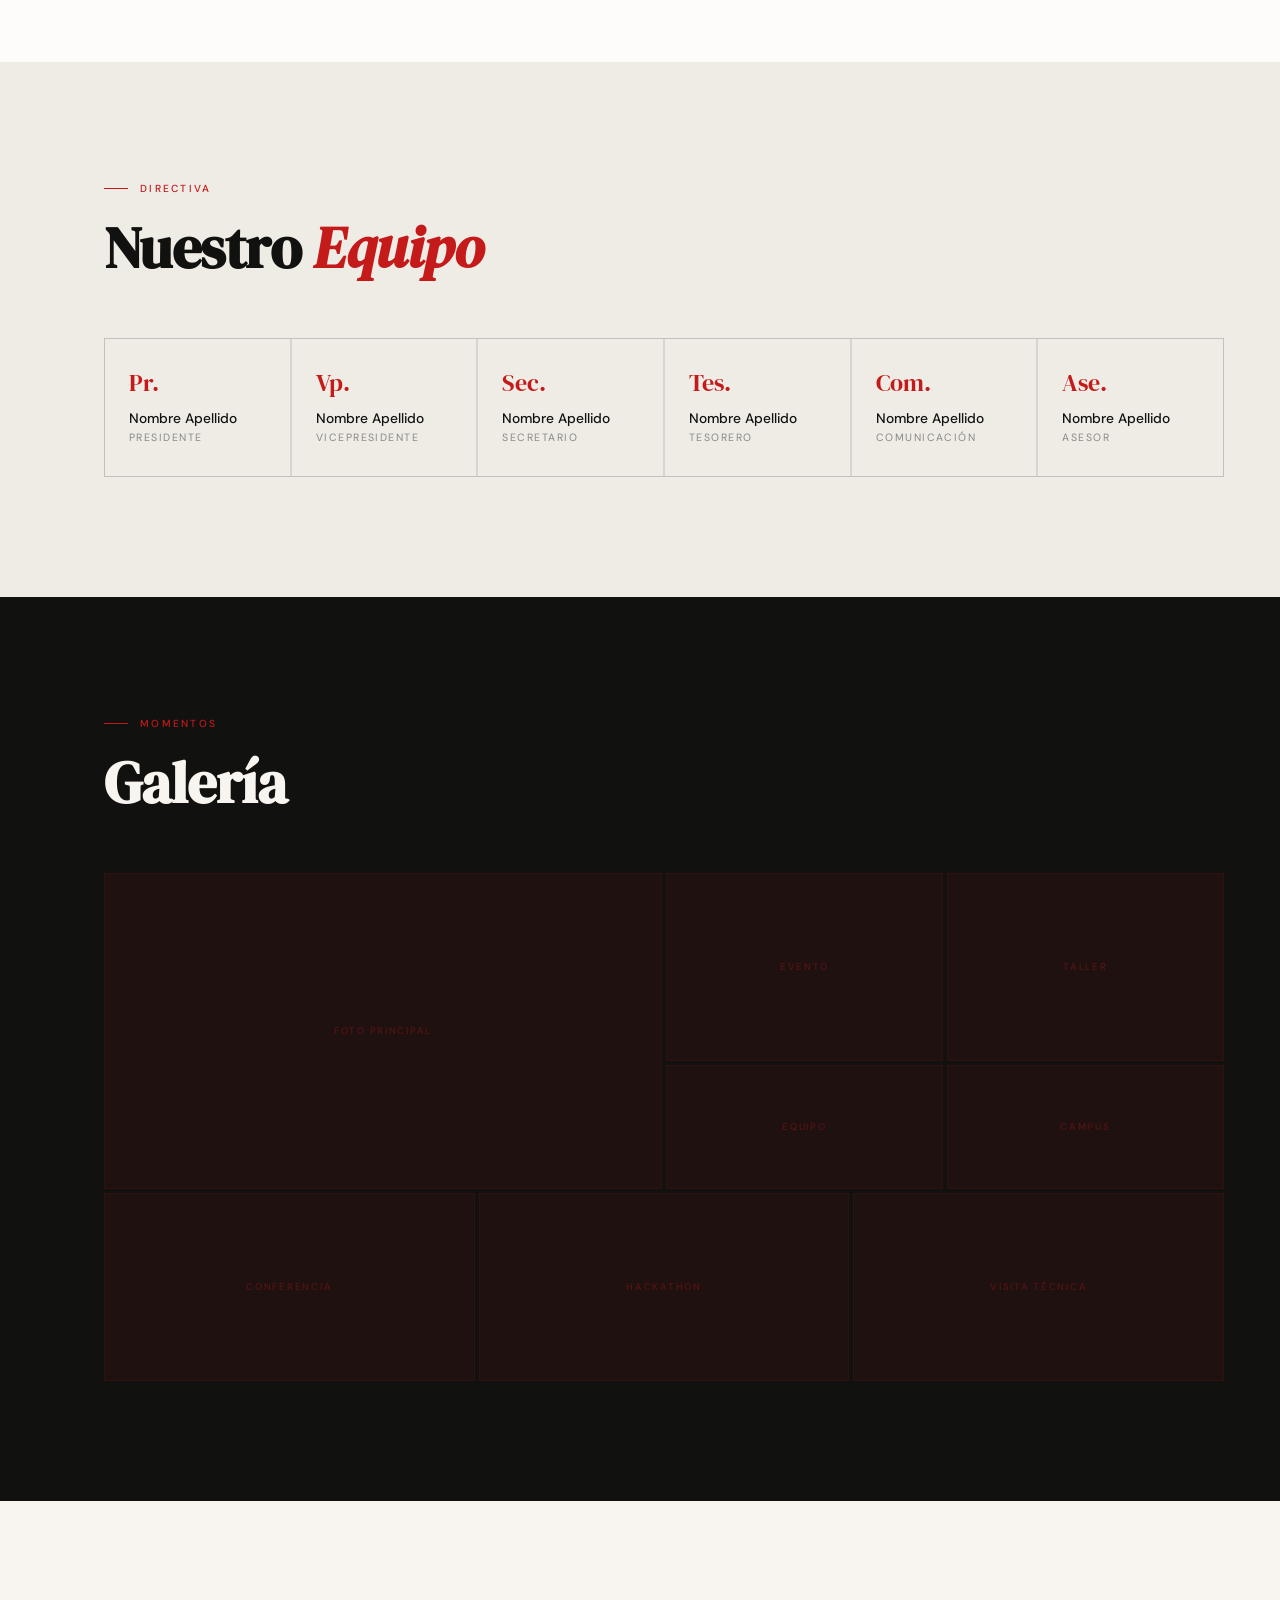
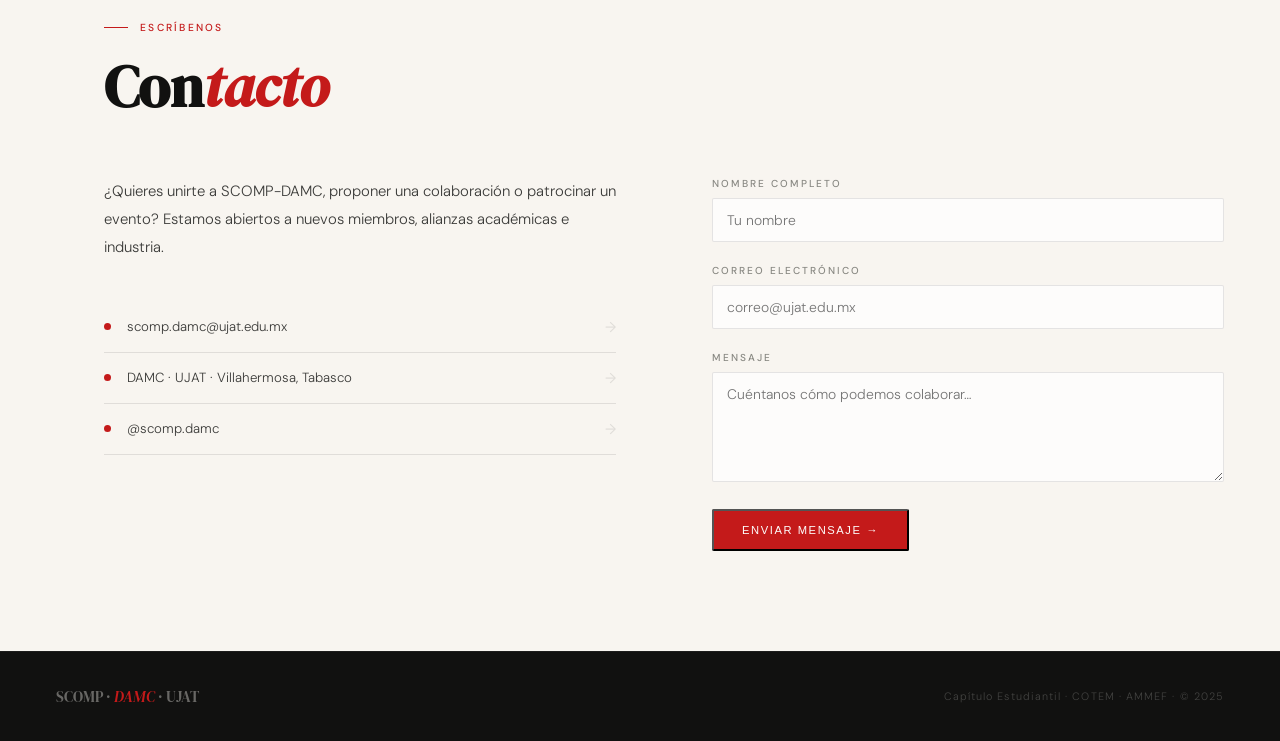
<file: SCOMP PAGINA.html>
<!DOCTYPE html>
<html lang="es">
<head>
  <meta charset="UTF-8"/>
  <meta name="viewport" content="width=device-width, initial-scale=1.0"/>
  <title>SCOMP · DAMC–UJAT</title>
  <link rel="preconnect" href="https://fonts.googleapis.com">
  <link href="https://fonts.googleapis.com/css2?family=DM+Serif+Display:ital@0;1&family=DM+Sans:ital,wght@0,200;0,300;0,400;0,500;1,300&display=swap" rel="stylesheet">
  <style>
    :root {
      --red:     #C41A1A;
      --red-dim: rgba(196,26,26,.08);
      --ink:     #111110;
      --ink-2:   #3a3a38;
      --ink-3:   #888882;
      --paper:   #F8F5F0;
      --paper-2: #EFECE6;
      --white:   #FDFCFB;
      --line:    rgba(17,17,16,.1);
      --serif:   'DM Serif Display', Georgia, serif;
      --sans:    'DM Sans', system-ui, sans-serif;
    }
    *, *::before, *::after { box-sizing: border-box; margin: 0; padding: 0; }
    html { scroll-behavior: smooth; }
    body {
      font-family: var(--sans);
      background: var(--paper);
      color: var(--ink);
      -webkit-font-smoothing: antialiased;
      overflow-x: hidden;
    }

    /* CURSOR */
    .cursor {
      width: 8px; height: 8px; background: var(--red); border-radius: 50%;
      position: fixed; top: 0; left: 0; z-index: 9999; pointer-events: none;
      transform: translate(-50%,-50%); transition: transform .12s ease;
    }
    .cursor-ring {
      width: 32px; height: 32px; border: 1px solid var(--red); border-radius: 50%;
      position: fixed; top: 0; left: 0; z-index: 9998; pointer-events: none;
      transform: translate(-50%,-50%); transition: transform .35s ease; opacity: .4;
    }

    /* NAV */
    nav {
      position: fixed; inset: 0 0 auto 0; z-index: 900;
      display: flex; align-items: center; justify-content: space-between;
      padding: 0 56px; height: 60px;
      background: rgba(248,245,240,.9);
      backdrop-filter: blur(20px);
      border-bottom: 1px solid var(--line);
    }
    .nav-brand { display: flex; align-items: center; gap: 12px; text-decoration: none; }
    .nav-mark {
      width: 26px; height: 26px; background: var(--red); flex-shrink: 0;
      clip-path: polygon(50% 0%,100% 25%,100% 75%,50% 100%,0% 75%,0% 25%);
    }
    .nav-name { font-family: var(--serif); font-size: 1.1rem; color: var(--ink); }
    .nav-links { display: flex; gap: 36px; list-style: none; }
    .nav-links a {
      font-size: .7rem; font-weight: 400; letter-spacing: .14em; text-transform: uppercase;
      color: var(--ink-2); text-decoration: none; position: relative; transition: color .2s;
    }
    .nav-links a::after {
      content: ''; position: absolute; left: 0; right: 100%; bottom: -2px;
      height: 1px; background: var(--red); transition: right .25s;
    }
    .nav-links a:hover { color: var(--red); }
    .nav-links a:hover::after { right: 0; }
    .nav-cta {
      font-size: .7rem; font-weight: 500; letter-spacing: .14em; text-transform: uppercase;
      color: var(--white); background: var(--red); padding: 8px 20px; border-radius: 2px;
      text-decoration: none; transition: opacity .2s;
    }
    .nav-cta:hover { opacity: .82; }

    /* HERO */
    #inicio {
      min-height: 100svh; padding: 120px 56px 0;
      display: grid; grid-template-rows: 1fr auto;
      position: relative; overflow: hidden;
    }
    #inicio::before {
      content: ''; position: absolute; left: 56px; top: 0; bottom: 0;
      width: 1px; background: var(--line);
    }
    .hero-content {
      display: flex; flex-direction: column; justify-content: center;
      padding-left: 48px; max-width: 820px;
    }
    .hero-eyebrow {
      display: flex; align-items: center; gap: 14px; margin-bottom: 36px;
    }
    .eyebrow-line { width: 32px; height: 1px; background: var(--red); }
    .eyebrow-text {
      font-size: .67rem; font-weight: 500; letter-spacing: .24em; text-transform: uppercase;
      color: var(--red);
    }
    .hero-h1 {
      font-family: var(--serif);
      font-size: clamp(4rem, 9.5vw, 8.5rem);
      line-height: .93; letter-spacing: -.02em; color: var(--ink); margin-bottom: 36px;
    }
    .hero-h1 em { font-style: italic; color: var(--red); }
    .hero-body {
      font-size: .98rem; font-weight: 300; line-height: 1.88;
      color: var(--ink-2); max-width: 460px; margin-bottom: 52px;
    }
    .hero-actions { display: flex; align-items: center; gap: 28px; }
    .btn {
      display: inline-flex; align-items: center; gap: 8px;
      font-size: .7rem; font-weight: 500; letter-spacing: .14em;
      text-transform: uppercase; text-decoration: none; transition: all .22s;
    }
    .btn-filled {
      background: var(--red); color: var(--white);
      padding: 13px 28px; border-radius: 2px;
    }
    .btn-filled:hover { opacity: .85; transform: translateY(-1px); }
    .btn-ghost {
      color: var(--ink-2); border-bottom: 1px solid var(--line); padding-bottom: 2px;
    }
    .btn-ghost:hover { color: var(--red); border-color: var(--red); }
    .hero-stats {
      display: flex; padding-left: 48px;
      border-top: 1px solid var(--line); margin-top: 80px;
    }
    .stat {
      padding: 28px 48px 28px 0; border-right: 1px solid var(--line); margin-right: 48px;
    }
    .stat:last-child { border-right: none; }
    .stat-n { font-family: var(--serif); font-size: 2.6rem; line-height: 1; color: var(--ink); margin-bottom: 4px; }
    .stat-l { font-size: .67rem; font-weight: 400; letter-spacing: .18em; text-transform: uppercase; color: var(--ink-3); }
    .hero-bg-word {
      position: absolute; right: -10px; bottom: 20px;
      font-family: var(--serif); font-size: clamp(9rem, 20vw, 18rem);
      color: transparent; -webkit-text-stroke: 1px var(--line);
      line-height: 1; user-select: none; pointer-events: none; letter-spacing: -.04em;
      animation: driftUp 14s ease-in-out infinite alternate;
    }
    @keyframes driftUp { from { transform: translateY(0); } to { transform: translateY(-28px); } }

    /* NOSOTROS */
    #nosotros { background: var(--ink); padding: 120px 56px; position: relative; overflow: hidden; }
    #nosotros::after {
      content: ''; position: absolute; top: 0; left: 56px;
      width: 1px; height: 100%; background: rgba(255,255,255,.05);
    }
    .about-grid {
      display: grid; grid-template-columns: 1fr 1.15fr; gap: 96px; padding-left: 48px;
    }
    .label { display: flex; align-items: center; gap: 12px; margin-bottom: 22px; }
    .label span {
      font-size: .64rem; font-weight: 500; letter-spacing: .22em; text-transform: uppercase; color: var(--red);
    }
    .label::before { content: ''; width: 24px; height: 1px; background: var(--red); }
    .section-h {
      font-family: var(--serif); font-size: clamp(2.2rem, 4.5vw, 3.8rem);
      line-height: 1.06; letter-spacing: -.01em;
    }
    .about-left .section-h { color: #F8F5F0; margin-bottom: 32px; }
    .about-desc { font-size: .93rem; font-weight: 300; line-height: 1.9; color: rgba(248,245,240,.52); }
    .about-desc + .about-desc { margin-top: 1.1em; }

    /* hierarchy */
    .hierarchy { display: flex; flex-direction: column; }
    .h-item { display: flex; align-items: stretch; gap: 24px; position: relative; }
    .h-spine { display: flex; flex-direction: column; align-items: center; flex-shrink: 0; width: 20px; }
    .h-dot {
      width: 10px; height: 10px; border-radius: 50%;
      border: 1.5px solid var(--red); background: transparent; flex-shrink: 0;
      margin-top: 18px; transition: background .2s;
    }
    .h-item:hover .h-dot { background: var(--red); }
    .h-line { flex: 1; width: 1px; background: rgba(196,26,26,.22); }
    .h-item:last-child .h-line { display: none; }
    .h-body { padding: 14px 0 30px; }
    .h-tag { font-size: .6rem; font-weight: 500; letter-spacing: .2em; text-transform: uppercase; color: var(--red); margin-bottom: 5px; }
    .h-name { font-family: var(--serif); font-size: 1.3rem; color: #F8F5F0; margin-bottom: 5px; }
    .h-desc { font-size: .8rem; font-weight: 300; line-height: 1.65; color: rgba(248,245,240,.42); }

    /* VALORES */
    #valores { background: var(--paper); padding: 120px 56px; }
    .valores-inner { padding-left: 48px; }
    .valores-grid {
      display: grid; grid-template-columns: repeat(4, 1fr);
      gap: 1px; background: var(--line); border: 1px solid var(--line); margin-top: 60px;
    }
    .valor-card { background: var(--paper); padding: 36px 28px; transition: background .22s; }
    .valor-card:hover { background: var(--paper-2); }
    .valor-num {
      font-family: var(--serif); font-size: 2.8rem; color: var(--red);
      opacity: .18; line-height: 1; margin-bottom: 20px;
    }
    .valor-title { font-family: var(--serif); font-size: 1.05rem; color: var(--ink); margin-bottom: 10px; }
    .valor-text { font-size: .8rem; font-weight: 300; line-height: 1.72; color: var(--ink-3); }

    /* EVENTOS */
    #eventos { background: var(--white); padding: 120px 56px; }
    .eventos-inner { padding-left: 48px; }
    .eventos-list { margin-top: 60px; }
    .event-row {
      display: grid; grid-template-columns: 72px 1fr auto;
      align-items: center; gap: 36px;
      padding: 26px 0; border-top: 1px solid var(--line);
      transition: padding-left .22s, padding-right .22s;
    }
    .event-row:last-child { border-bottom: 1px solid var(--line); }
    .event-row:hover { padding-left: 14px; padding-right: 14px; }
    .event-date-col { text-align: right; flex-shrink: 0; }
    .event-dd { font-family: var(--serif); font-size: 1.9rem; line-height: 1; color: var(--red); }
    .event-mmyy { font-size: .6rem; font-weight: 500; letter-spacing: .16em; text-transform: uppercase; color: var(--ink-3); }
    .event-kind { font-size: .6rem; font-weight: 500; letter-spacing: .2em; text-transform: uppercase; color: var(--red); margin-bottom: 4px; }
    .event-name { font-family: var(--serif); font-size: 1.25rem; color: var(--ink); margin-bottom: 3px; }
    .event-place { font-size: .78rem; font-weight: 300; color: var(--ink-3); }
    .event-arrow { font-size: 1.1rem; color: var(--line); transition: color .2s, transform .2s; flex-shrink: 0; }
    .event-row:hover .event-arrow { color: var(--red); transform: translateX(4px); }

    /* EQUIPO */
    #equipo { background: var(--paper-2); padding: 120px 56px; }
    .equipo-inner { padding-left: 48px; }
    .equipo-grid {
      display: grid; grid-template-columns: repeat(auto-fill, minmax(175px, 1fr));
      gap: 2px; background: var(--line); border: 1px solid var(--line); margin-top: 60px;
    }
    .member { background: var(--paper-2); padding: 32px 24px; transition: background .2s; }
    .member:hover { background: var(--white); }
    .member-initials { font-family: var(--serif); font-size: 1.5rem; color: var(--red); margin-bottom: 14px; line-height: 1; }
    .member-name { font-size: .86rem; font-weight: 500; color: var(--ink); margin-bottom: 4px; }
    .member-role { font-size: .66rem; font-weight: 400; letter-spacing: .14em; text-transform: uppercase; color: var(--ink-3); }

    /* GALERÍA */
    #galeria { background: var(--ink); padding: 120px 56px; }
    .galeria-inner { padding-left: 48px; }
    #galeria .section-h { color: #F8F5F0; margin-bottom: 60px; }
    .gallery-masonry {
      display: grid; grid-template-columns: repeat(12, 1fr);
      grid-auto-rows: 60px; gap: 4px;
    }
    .gimg {
      background: rgba(196,26,26,.07); border: 1px solid rgba(196,26,26,.1);
      display: flex; align-items: center; justify-content: center;
      transition: background .25s, border-color .25s;
    }
    .gimg:hover { background: rgba(196,26,26,.15); border-color: rgba(196,26,26,.28); }
    .gimg:nth-child(1) { grid-column: 1 / 7; grid-row: span 5; }
    .gimg:nth-child(2) { grid-column: 7 / 10; grid-row: span 3; }
    .gimg:nth-child(3) { grid-column: 10 / 13; grid-row: span 3; }
    .gimg:nth-child(4) { grid-column: 7 / 10; grid-row: span 2; }
    .gimg:nth-child(5) { grid-column: 10 / 13; grid-row: span 2; }
    .gimg:nth-child(6) { grid-column: 1 / 5; grid-row: span 3; }
    .gimg:nth-child(7) { grid-column: 5 / 9; grid-row: span 3; }
    .gimg:nth-child(8) { grid-column: 9 / 13; grid-row: span 3; }
    .gimg-label { font-size: .6rem; font-weight: 500; letter-spacing: .18em; text-transform: uppercase; color: rgba(196,26,26,.35); }

    /* CONTACTO */
    #contacto { background: var(--paper); padding: 120px 56px 100px; }
    .contacto-inner { padding-left: 48px; }
    .contacto-grid { display: grid; grid-template-columns: 1fr 1fr; gap: 96px; margin-top: 60px; }
    .contacto-left p { font-size: .93rem; font-weight: 300; line-height: 1.9; color: var(--ink-2); margin-bottom: 40px; }
    .contact-item {
      display: flex; align-items: center; gap: 16px;
      padding: 16px 0; border-bottom: 1px solid var(--line);
      text-decoration: none; transition: padding-left .2s;
    }
    .contact-item:hover { padding-left: 6px; }
    .ci-icon { width: 7px; height: 7px; border-radius: 50%; background: var(--red); flex-shrink: 0; }
    .ci-text { font-size: .83rem; font-weight: 300; color: var(--ink-2); }
    .ci-arrow { margin-left: auto; font-size: .9rem; color: var(--line); transition: color .2s; }
    .contact-item:hover .ci-arrow { color: var(--red); }
    .field { margin-bottom: 22px; }
    .field label {
      display: block; font-size: .63rem; font-weight: 500; letter-spacing: .2em;
      text-transform: uppercase; color: var(--ink-3); margin-bottom: 8px;
    }
    .field input, .field textarea {
      width: 100%; background: var(--white); border: 1px solid var(--line);
      border-radius: 2px; padding: 12px 14px;
      font-family: var(--sans); font-size: .87rem; font-weight: 300; color: var(--ink);
      outline: none; transition: border-color .2s;
    }
    .field input:focus, .field textarea:focus { border-color: var(--red); }
    .field textarea { min-height: 110px; resize: vertical; }

    /* FOOTER */
    footer {
      background: var(--ink); padding: 34px 56px;
      display: flex; align-items: center; justify-content: space-between;
      border-top: 1px solid rgba(255,255,255,.05);
    }
    .footer-brand { font-family: var(--serif); font-size: .95rem; color: rgba(248,245,240,.38); }
    .footer-brand em { font-style: italic; color: var(--red); }
    .footer-meta { font-size: .67rem; font-weight: 300; letter-spacing: .1em; color: rgba(248,245,240,.22); }

    /* REVEAL */
    .reveal { opacity: 0; transform: translateY(22px); transition: opacity .65s ease, transform .65s ease; }
    .reveal.visible { opacity: 1; transform: translateY(0); }

    /* RESPONSIVE */
    @media (max-width: 960px) {
      nav { padding: 0 24px; }
      .nav-links { display: none; }
      #inicio, #nosotros, #valores, #eventos, #equipo, #galeria, #contacto { padding-left: 24px; padding-right: 24px; }
      #inicio::before { left: 24px; }
      .hero-content, .about-grid, .valores-inner, .eventos-inner, .equipo-inner, .galeria-inner, .contacto-inner { padding-left: 16px; }
      .about-grid { grid-template-columns: 1fr; gap: 56px; }
      .valores-grid { grid-template-columns: 1fr 1fr; }
      .contacto-grid { grid-template-columns: 1fr; gap: 48px; }
      .gallery-masonry { display: grid; grid-template-columns: 1fr 1fr; grid-auto-rows: 100px; }
      .gimg:nth-child(n) { grid-column: span 1 !important; grid-row: span 1 !important; }
      .gimg:nth-child(1) { grid-column: span 2 !important; grid-row: span 2 !important; }
      footer { padding: 28px 24px; flex-direction: column; gap: 10px; text-align: center; }
    }
  </style>
</head>
<body>

  <div class="cursor" id="cur"></div>
  <div class="cursor-ring" id="ring"></div>

  <!-- NAV -->
  <nav>
    <a href="#inicio" class="nav-brand">
      <div class="nav-mark"></div>
      <span class="nav-name">SCOMP</span>
    </a>
    <ul class="nav-links">
      <li><a href="#nosotros">Nosotros</a></li>
      <li><a href="#eventos">Eventos</a></li>
      <li><a href="#equipo">Equipo</a></li>
      <li><a href="#galeria">Galería</a></li>
      <li><a href="#contacto">Contacto</a></li>
    </ul>
    <a href="#contacto" class="nav-cta">Únete</a>
  </nav>

  <!-- HERO -->
  <section id="inicio">
    <div class="hero-bg-word">SCOMP</div>
    <div class="hero-content">
      <div class="hero-eyebrow reveal">
        <div class="eyebrow-line"></div>
        <span class="eyebrow-text">DAMC · UJAT · COTEM · AMMEF</span>
      </div>
      <h1 class="hero-h1 reveal">
        Sociedad<br/><em>Estudiantil</em><br/>de Comunicaciones
      </h1>
      <p class="hero-body reveal">
        Somos el capítulo estudiantil de SCOMP en la División Académica de Matemáticas y
        Computación de la UJAT — parte de COTEM y de la Asociación Mexicana de Miembros
        de Entidades de Formación.
      </p>
      <div class="hero-actions reveal">
        <a href="#nosotros" class="btn btn-filled">Conoce más &rarr;</a>
        <a href="#contacto" class="btn btn-ghost">Únete a nosotros</a>
      </div>
    </div>
    <div class="hero-stats reveal">
      <div class="stat">
        <div class="stat-n">50+</div>
        <div class="stat-l">Miembros activos</div>
      </div>
      <div class="stat">
        <div class="stat-n">12</div>
        <div class="stat-l">Eventos al año</div>
      </div>
      <div class="stat">
        <div class="stat-n">3</div>
        <div class="stat-l">Años de trayectoria</div>
      </div>
    </div>
  </section>

  <!-- NOSOTROS -->
  <section id="nosotros">
    <div class="about-grid">
      <div class="about-left reveal">
        <div class="label"><span>Quiénes somos</span></div>
        <h2 class="section-h">Formamos líderes en comunicaciones</h2>
        <p class="about-desc">SCOMP-DAMC es un espacio donde los estudiantes de la UJAT desarrollan habilidades técnicas, participan en competencias y conectan con la industria de las telecomunicaciones.</p>
        <p class="about-desc">Desde talleres prácticos hasta hackathons y conferencias con especialistas, impulsamos el crecimiento integral de nuestra comunidad universitaria.</p>
      </div>
      <div class="reveal">
        <div class="label"><span>Nuestra estructura</span></div>
        <div class="hierarchy">
          <div class="h-item">
            <div class="h-spine"><div class="h-dot"></div><div class="h-line"></div></div>
            <div class="h-body">
              <div class="h-tag">Nivel Nacional</div>
              <div class="h-name">AMMEF</div>
              <div class="h-desc">Asociación Mexicana de Miembros de Entidades de Formación — organismo rector a nivel nacional.</div>
            </div>
          </div>
          <div class="h-item">
            <div class="h-spine"><div class="h-dot"></div><div class="h-line"></div></div>
            <div class="h-body">
              <div class="h-tag">Capítulo Regional</div>
              <div class="h-name">COTEM</div>
              <div class="h-desc">Capítulo de Telecomunicaciones al que pertenece nuestra sección estudiantil.</div>
            </div>
          </div>
          <div class="h-item">
            <div class="h-spine"><div class="h-dot" style="background:var(--red);border-color:var(--red);"></div></div>
            <div class="h-body">
              <div class="h-tag">Capítulo Estudiantil · UJAT</div>
              <div class="h-name">SCOMP · DAMC</div>
              <div class="h-desc">División Académica de Matemáticas y Computación — nuestro hogar en Villahermosa, Tabasco.</div>
            </div>
          </div>
        </div>
      </div>
    </div>
  </section>

  <!-- VALORES -->
  <section id="valores">
    <div class="valores-inner">
      <div class="label reveal"><span>Pilares</span></div>
      <h2 class="section-h reveal" style="color:var(--ink)">Lo que nos <em style="font-family:var(--serif);color:var(--red)">mueve</em></h2>
      <div class="valores-grid">
        <div class="valor-card reveal"><div class="valor-num">01</div><div class="valor-title">Innovación</div><div class="valor-text">Proyectos con impacto real en telecomunicaciones, IoT y tecnologías emergentes del sureste mexicano.</div></div>
        <div class="valor-card reveal"><div class="valor-num">02</div><div class="valor-title">Comunidad</div><div class="valor-text">Redes de colaboración entre estudiantes, académicos y la industria local y nacional.</div></div>
        <div class="valor-card reveal"><div class="valor-num">03</div><div class="valor-title">Excelencia</div><div class="valor-text">Competencias, conferencias y certificaciones que elevan el perfil profesional de nuestros miembros.</div></div>
        <div class="valor-card reveal"><div class="valor-num">04</div><div class="valor-title">Liderazgo</div><div class="valor-text">Formamos representantes estudiantiles comprometidos con el desarrollo tecnológico de México.</div></div>
      </div>
    </div>
  </section>

  <!-- EVENTOS -->
  <section id="eventos">
    <div class="eventos-inner">
      <div class="label reveal"><span>Agenda</span></div>
      <h2 class="section-h reveal" style="color:var(--ink)">Próximos <em style="font-family:var(--serif);color:var(--red)">Eventos</em></h2>
      <div class="eventos-list">
        <div class="event-row reveal">
          <div class="event-date-col"><div class="event-dd">15</div><div class="event-mmyy">Abr · 25</div></div>
          <div><div class="event-kind">Taller</div><div class="event-name">Introducción a Redes 5G</div><div class="event-place">DAMC · Sala de Cómputo, Villahermosa</div></div>
          <div class="event-arrow">→</div>
        </div>
        <div class="event-row reveal">
          <div class="event-date-col"><div class="event-dd">22</div><div class="event-mmyy">Abr · 25</div></div>
          <div><div class="event-kind">Conferencia</div><div class="event-name">Electrónica de Potencia & Energía Renovable</div><div class="event-place">Auditorio Central UJAT</div></div>
          <div class="event-arrow">→</div>
        </div>
        <div class="event-row reveal">
          <div class="event-date-col"><div class="event-dd">10</div><div class="event-mmyy">May · 25</div></div>
          <div><div class="event-kind">Hackathon</div><div class="event-name">Reto SCOMP 2025 — Soluciones IoT para el Sureste</div><div class="event-place">DAMC · Campus UJAT</div></div>
          <div class="event-arrow">→</div>
        </div>
        <div class="event-row reveal">
          <div class="event-date-col"><div class="event-dd">28</div><div class="event-mmyy">May · 25</div></div>
          <div><div class="event-kind">Visita Técnica</div><div class="event-name">Infraestructura de Telecomunicaciones Regional</div><div class="event-place">Operadoras · Tabasco</div></div>
          <div class="event-arrow">→</div>
        </div>
      </div>
    </div>
  </section>

  <!-- EQUIPO -->
  <section id="equipo">
    <div class="equipo-inner">
      <div class="label reveal"><span>Directiva</span></div>
      <h2 class="section-h reveal" style="color:var(--ink)">Nuestro <em style="font-family:var(--serif);color:var(--red)">Equipo</em></h2>
      <div class="equipo-grid">
        <div class="member reveal"><div class="member-initials">Pr.</div><div class="member-name">Nombre Apellido</div><div class="member-role">Presidente</div></div>
        <div class="member reveal"><div class="member-initials">Vp.</div><div class="member-name">Nombre Apellido</div><div class="member-role">Vicepresidente</div></div>
        <div class="member reveal"><div class="member-initials">Sec.</div><div class="member-name">Nombre Apellido</div><div class="member-role">Secretario</div></div>
        <div class="member reveal"><div class="member-initials">Tes.</div><div class="member-name">Nombre Apellido</div><div class="member-role">Tesorero</div></div>
        <div class="member reveal"><div class="member-initials">Com.</div><div class="member-name">Nombre Apellido</div><div class="member-role">Comunicación</div></div>
        <div class="member reveal"><div class="member-initials">Ase.</div><div class="member-name">Nombre Apellido</div><div class="member-role">Asesor</div></div>
      </div>
    </div>
  </section>

  <!-- GALERÍA -->
  <section id="galeria">
    <div class="galeria-inner">
      <div class="label reveal"><span>Momentos</span></div>
      <h2 class="section-h reveal">Galería</h2>
      <div class="gallery-masonry">
        <div class="gimg reveal"><span class="gimg-label">Foto principal</span></div>
        <div class="gimg reveal"><span class="gimg-label">Evento</span></div>
        <div class="gimg reveal"><span class="gimg-label">Taller</span></div>
        <div class="gimg reveal"><span class="gimg-label">Equipo</span></div>
        <div class="gimg reveal"><span class="gimg-label">Campus</span></div>
        <div class="gimg reveal"><span class="gimg-label">Conferencia</span></div>
        <div class="gimg reveal"><span class="gimg-label">Hackathon</span></div>
        <div class="gimg reveal"><span class="gimg-label">Visita técnica</span></div>
      </div>
    </div>
  </section>

  <!-- CONTACTO -->
  <section id="contacto">
    <div class="contacto-inner">
      <div class="label reveal"><span>Escríbenos</span></div>
      <h2 class="section-h reveal" style="color:var(--ink)">Con<em style="color:var(--red)">tacto</em></h2>
      <div class="contacto-grid">
        <div class="contacto-left reveal">
          <p>¿Quieres unirte a SCOMP-DAMC, proponer una colaboración o patrocinar un evento? Estamos abiertos a nuevos miembros, alianzas académicas e industria.</p>
          <a href="mailto:scomp.damc@ujat.edu.mx" class="contact-item">
            <div class="ci-icon"></div><span class="ci-text">scomp.damc@ujat.edu.mx</span><span class="ci-arrow">→</span>
          </a>
          <a href="#" class="contact-item">
            <div class="ci-icon"></div><span class="ci-text">DAMC · UJAT · Villahermosa, Tabasco</span><span class="ci-arrow">→</span>
          </a>
          <a href="https://instagram.com/scomp.damc" class="contact-item" target="_blank">
            <div class="ci-icon"></div><span class="ci-text">@scomp.damc</span><span class="ci-arrow">→</span>
          </a>
        </div>
        <form onsubmit="return false;" class="reveal">
          <div class="field"><label>Nombre completo</label><input type="text" placeholder="Tu nombre"></div>
          <div class="field"><label>Correo electrónico</label><input type="email" placeholder="correo@ujat.edu.mx"></div>
          <div class="field"><label>Mensaje</label><textarea placeholder="Cuéntanos cómo podemos colaborar…"></textarea></div>
          <button class="btn btn-filled" type="submit">Enviar mensaje &rarr;</button>
        </form>
      </div>
    </div>
  </section>

  <!-- FOOTER -->
  <footer>
    <div class="footer-brand">SCOMP · <em>DAMC</em> · UJAT</div>
    <div class="footer-meta">Capítulo Estudiantil · COTEM · AMMEF · © 2025</div>
  </footer>

  <script>
    // Custom cursor
    const cur = document.getElementById('cur');
    const ring = document.getElementById('ring');
    document.addEventListener('mousemove', e => {
      cur.style.left = e.clientX + 'px';
      cur.style.top  = e.clientY + 'px';
      ring.style.left = e.clientX + 'px';
      ring.style.top  = e.clientY + 'px';
    });

    // Scroll reveal
    const obs = new IntersectionObserver(entries => {
      entries.forEach(e => {
        if (e.isIntersecting) {
          e.target.classList.add('visible');
          obs.unobserve(e.target);
        }
      });
    }, { threshold: 0.1 });

    document.querySelectorAll('.reveal').forEach((el, i) => {
      el.style.transitionDelay = (i % 4) * 0.08 + 's';
      obs.observe(el);
    });
  </script>
</body>
</html>
</file>
<file: styles.css>
/* ===========================
   SCOMP · DAMC-UJAT
   styles.css
   =========================== */

:root {
  --red:     #C41A1A;
  --red-dim: rgba(196,26,26,.08);
  --ink:     #111110;
  --ink-2:   #3a3a38;
  --ink-3:   #888882;
  --paper:   #F8F5F0;
  --paper-2: #EFECE6;
  --white:   #FDFCFB;
  --line:    rgba(17,17,16,.1);
  --serif:   'DM Serif Display', Georgia, serif;
  --sans:    'DM Sans', system-ui, sans-serif;
}

*, *::before, *::after { box-sizing: border-box; margin: 0; padding: 0; }
html { scroll-behavior: smooth; }
body {
  font-family: var(--sans);
  background: var(--paper);
  color: var(--ink);
  -webkit-font-smoothing: antialiased;
  overflow-x: hidden;
}

/* ==========================
   CURSOR PERSONALIZADO
   ========================== */
.cursor {
  width: 8px; height: 8px; background: var(--red); border-radius: 50%;
  position: fixed; top: 0; left: 0; z-index: 9999; pointer-events: none;
  transform: translate(-50%,-50%); transition: transform .12s ease;
}
.cursor-ring {
  width: 32px; height: 32px; border: 1px solid var(--red); border-radius: 50%;
  position: fixed; top: 0; left: 0; z-index: 9998; pointer-events: none;
  transform: translate(-50%,-50%); transition: transform .35s ease; opacity: .4;
}

/* ==========================
   NAV
   ========================== */
nav {
  position: fixed; inset: 0 0 auto 0; z-index: 900;
  display: flex; align-items: center; justify-content: space-between;
  padding: 0 56px; height: 60px;
  background: rgba(248,245,240,.9);
  backdrop-filter: blur(20px);
  border-bottom: 1px solid var(--line);
}
.nav-brand { display: flex; align-items: center; gap: 12px; text-decoration: none; }
.nav-mark {
  width: 26px; height: 26px; background: var(--red); flex-shrink: 0;
  clip-path: polygon(50% 0%,100% 25%,100% 75%,50% 100%,0% 75%,0% 25%);
}
.nav-name { font-family: var(--serif); font-size: 1.1rem; color: var(--ink); }
.nav-links { display: flex; gap: 36px; list-style: none; }
.nav-links a {
  font-size: .7rem; font-weight: 400; letter-spacing: .14em; text-transform: uppercase;
  color: var(--ink-2); text-decoration: none; position: relative; transition: color .2s;
}
.nav-links a::after {
  content: ''; position: absolute; left: 0; right: 100%; bottom: -2px;
  height: 1px; background: var(--red); transition: right .25s;
}
.nav-links a:hover { color: var(--red); }
.nav-links a:hover::after { right: 0; }
.nav-cta {
  font-size: .7rem; font-weight: 500; letter-spacing: .14em; text-transform: uppercase;
  color: var(--white); background: var(--red); padding: 8px 20px; border-radius: 2px;
  text-decoration: none; transition: opacity .2s;
}
.nav-cta:hover { opacity: .82; }

/* ==========================
   HERO
   ========================== */
#inicio {
  min-height: 100svh; padding: 120px 56px 0;
  display: grid; grid-template-rows: 1fr auto;
  position: relative; overflow: hidden;
}
#inicio::before {
  content: ''; position: absolute; left: 56px; top: 0; bottom: 0;
  width: 1px; background: var(--line);
}
.hero-content {
  display: flex; flex-direction: column; justify-content: center;
  padding-left: 48px; max-width: 820px;
}
.hero-eyebrow {
  display: flex; align-items: center; gap: 14px; margin-bottom: 36px;
}
.eyebrow-line { width: 32px; height: 1px; background: var(--red); }
.eyebrow-text {
  font-size: .67rem; font-weight: 500; letter-spacing: .24em; text-transform: uppercase;
  color: var(--red);
}
.hero-h1 {
  font-family: var(--serif);
  font-size: clamp(4rem, 9.5vw, 8.5rem);
  line-height: .93; letter-spacing: -.02em; color: var(--ink); margin-bottom: 36px;
}
.hero-h1 em { font-style: italic; color: var(--red); }
.hero-body {
  font-size: .98rem; font-weight: 300; line-height: 1.88;
  color: var(--ink-2); max-width: 460px; margin-bottom: 52px;
}
.hero-actions { display: flex; align-items: center; gap: 28px; }
.btn {
  display: inline-flex; align-items: center; gap: 8px;
  font-size: .7rem; font-weight: 500; letter-spacing: .14em;
  text-transform: uppercase; text-decoration: none; transition: all .22s;
}
.btn-filled {
  background: var(--red); color: var(--white);
  padding: 13px 28px; border-radius: 2px;
}
.btn-filled:hover { opacity: .85; transform: translateY(-1px); }
.btn-ghost {
  color: var(--ink-2); border-bottom: 1px solid var(--line); padding-bottom: 2px;
}
.btn-ghost:hover { color: var(--red); border-color: var(--red); }
.hero-stats {
  display: flex; padding-left: 48px;
  border-top: 1px solid var(--line); margin-top: 80px;
}
.stat {
  padding: 28px 48px 28px 0; border-right: 1px solid var(--line); margin-right: 48px;
}
.stat:last-child { border-right: none; }
.stat-n { font-family: var(--serif); font-size: 2.6rem; line-height: 1; color: var(--ink); margin-bottom: 4px; }
.stat-l { font-size: .67rem; font-weight: 400; letter-spacing: .18em; text-transform: uppercase; color: var(--ink-3); }
.hero-bg-word {
  position: absolute; right: -10px; bottom: 20px;
  font-family: var(--serif); font-size: clamp(9rem, 20vw, 18rem);
  color: transparent; -webkit-text-stroke: 1px var(--line);
  line-height: 1; user-select: none; pointer-events: none; letter-spacing: -.04em;
  animation: driftUp 14s ease-in-out infinite alternate;
}
@keyframes driftUp { from { transform: translateY(0); } to { transform: translateY(-28px); } }

/* ==========================
   NOSOTROS
   ========================== */
#nosotros { background: var(--ink); padding: 120px 56px; position: relative; overflow: hidden; }
#nosotros::after {
  content: ''; position: absolute; top: 0; left: 56px;
  width: 1px; height: 100%; background: rgba(255,255,255,.05);
}
.about-grid {
  display: grid; grid-template-columns: 1fr 1.15fr; gap: 96px; padding-left: 48px;
}
.label { display: flex; align-items: center; gap: 12px; margin-bottom: 22px; }
.label span {
  font-size: .64rem; font-weight: 500; letter-spacing: .22em; text-transform: uppercase; color: var(--red);
}
.label::before { content: ''; width: 24px; height: 1px; background: var(--red); }
.section-h {
  font-family: var(--serif); font-size: clamp(2.2rem, 4.5vw, 3.8rem);
  line-height: 1.06; letter-spacing: -.01em;
}
.about-left .section-h { color: #F8F5F0; margin-bottom: 32px; }
.about-desc { font-size: .93rem; font-weight: 300; line-height: 1.9; color: rgba(248,245,240,.52); }
.about-desc + .about-desc { margin-top: 1.1em; }

/* Jerarquía */
.hierarchy { display: flex; flex-direction: column; }
.h-item { display: flex; align-items: stretch; gap: 24px; position: relative; }
.h-spine { display: flex; flex-direction: column; align-items: center; flex-shrink: 0; width: 20px; }
.h-dot {
  width: 10px; height: 10px; border-radius: 50%;
  border: 1.5px solid var(--red); background: transparent; flex-shrink: 0;
  margin-top: 18px; transition: background .2s;
}
.h-dot--active { background: var(--red); border-color: var(--red); }
.h-item:hover .h-dot { background: var(--red); }
.h-line { flex: 1; width: 1px; background: rgba(196,26,26,.22); }
.h-item:last-child .h-line { display: none; }
.h-body { padding: 14px 0 30px; }
.h-tag { font-size: .6rem; font-weight: 500; letter-spacing: .2em; text-transform: uppercase; color: var(--red); margin-bottom: 5px; }
.h-name { font-family: var(--serif); font-size: 1.3rem; color: #F8F5F0; margin-bottom: 5px; }
.h-desc { font-size: .8rem; font-weight: 300; line-height: 1.65; color: rgba(248,245,240,.42); }

/* ==========================
   VALORES
   ========================== */
#valores { background: var(--paper); padding: 120px 56px; }
.valores-inner { padding-left: 48px; }
.valores-grid {
  display: grid; grid-template-columns: repeat(4, 1fr);
  gap: 1px; background: var(--line); border: 1px solid var(--line); margin-top: 60px;
}
.valor-card { background: var(--paper); padding: 36px 28px; transition: background .22s; }
.valor-card:hover { background: var(--paper-2); }
.valor-num {
  font-family: var(--serif); font-size: 2.8rem; color: var(--red);
  opacity: .18; line-height: 1; margin-bottom: 20px;
}
.valor-title { font-family: var(--serif); font-size: 1.05rem; color: var(--ink); margin-bottom: 10px; }
.valor-text { font-size: .8rem; font-weight: 300; line-height: 1.72; color: var(--ink-3); }

/* ==========================
   EVENTOS
   ========================== */
#eventos { background: var(--white); padding: 120px 56px; }
.eventos-inner { padding-left: 48px; }
.eventos-list { margin-top: 60px; }
.event-row {
  display: grid; grid-template-columns: 72px 1fr auto;
  align-items: center; gap: 36px;
  padding: 26px 0; border-top: 1px solid var(--line);
  transition: padding-left .22s, padding-right .22s;
}
.event-row:last-child { border-bottom: 1px solid var(--line); }
.event-row:hover { padding-left: 14px; padding-right: 14px; }
.event-date-col { text-align: right; flex-shrink: 0; }
.event-dd { font-family: var(--serif); font-size: 1.9rem; line-height: 1; color: var(--red); }
.event-mmyy { font-size: .6rem; font-weight: 500; letter-spacing: .16em; text-transform: uppercase; color: var(--ink-3); }
.event-kind { font-size: .6rem; font-weight: 500; letter-spacing: .2em; text-transform: uppercase; color: var(--red); margin-bottom: 4px; }
.event-name { font-family: var(--serif); font-size: 1.25rem; color: var(--ink); margin-bottom: 3px; }
.event-place { font-size: .78rem; font-weight: 300; color: var(--ink-3); }
.event-arrow { font-size: 1.1rem; color: var(--line); transition: color .2s, transform .2s; flex-shrink: 0; }
.event-row:hover .event-arrow { color: var(--red); transform: translateX(4px); }

/* ==========================
   EQUIPO
   ========================== */
#equipo { background: var(--paper-2); padding: 120px 56px; }
.equipo-inner { padding-left: 48px; }
.equipo-grid {
  display: grid; grid-template-columns: repeat(auto-fill, minmax(175px, 1fr));
  gap: 2px; background: var(--line); border: 1px solid var(--line); margin-top: 60px;
}
.member { background: var(--paper-2); padding: 32px 24px; transition: background .2s; }
.member:hover { background: var(--white); }
.member-initials { font-family: var(--serif); font-size: 1.5rem; color: var(--red); margin-bottom: 14px; line-height: 1; }
.member-name { font-size: .86rem; font-weight: 500; color: var(--ink); margin-bottom: 4px; }
.member-role { font-size: .66rem; font-weight: 400; letter-spacing: .14em; text-transform: uppercase; color: var(--ink-3); }

/* ==========================
   GALERÍA  (corregido)
   ========================== */
#galeria { background: var(--paper); padding: 120px 56px; }
.galeria-inner { padding-left: 48px; }

.gallery-grid {
  display: grid;
  grid-template-columns: 1fr 1fr;
  grid-template-rows: 300px 300px;
  gap: 8px;
  margin-top: 60px;
}

/* Primera imagen ocupa toda la columna izquierda */
.gimg--large {
  grid-row: span 2;
}

.gimg {
  position: relative;
  overflow: hidden;
  background: var(--paper-2);
  border: 1px solid var(--line);
}

.gimg img {
  width: 100%;
  height: 100%;
  object-fit: cover;
  display: block;
  transition: transform .5s ease;
}

.gimg:hover img { transform: scale(1.04); }

/* Placeholder cuando no hay imagen */
.gimg img[src="img/foto-1.jpg"]:not([complete]),
.gimg img[src$=".jpg"]:not([naturalWidth]) {
  display: none;
}

.gimg-label {
  position: absolute; bottom: 0; left: 0; right: 0;
  padding: 10px 14px;
  font-size: .62rem; font-weight: 500; letter-spacing: .16em;
  text-transform: uppercase; color: var(--white);
  background: linear-gradient(transparent, rgba(17,17,16,.55));
}

/* Placeholder visual si la imagen no carga */
.gimg::before {
  content: '';
  position: absolute; inset: 0;
  background: var(--paper-2);
  z-index: 0;
}
.gimg img { position: relative; z-index: 1; }
.gimg-label { z-index: 2; }

/* ==========================
   CONTACTO (sin formulario)
   ========================== */
#contacto { background: var(--paper); padding: 120px 56px 100px; }
.contacto-inner { padding-left: 48px; }
.contacto-info { max-width: 560px; margin-top: 60px; }
.contacto-info p {
  font-size: .93rem; font-weight: 300; line-height: 1.9;
  color: var(--ink-2); margin-bottom: 40px;
}
.contact-items { display: flex; flex-direction: column; }
.contact-item {
  display: flex; align-items: center; gap: 16px;
  padding: 16px 0; border-bottom: 1px solid var(--line);
  text-decoration: none; transition: padding-left .2s;
}
.contact-item:hover { padding-left: 6px; }
.ci-icon { width: 7px; height: 7px; border-radius: 50%; background: var(--red); flex-shrink: 0; }
.ci-text { font-size: .83rem; font-weight: 300; color: var(--ink-2); }
.ci-arrow { margin-left: auto; font-size: .9rem; color: var(--line); transition: color .2s; }
.contact-item:hover .ci-arrow { color: var(--red); }

/* ==========================
   FOOTER
   ========================== */
footer {
  background: var(--ink); padding: 34px 56px;
  display: flex; align-items: center; justify-content: space-between;
  border-top: 1px solid rgba(255,255,255,.05);
}
.footer-brand { font-family: var(--serif); font-size: .95rem; color: rgba(248,245,240,.38); }
.footer-brand em { font-style: italic; color: var(--red); }
.footer-meta { font-size: .67rem; font-weight: 300; letter-spacing: .1em; color: rgba(248,245,240,.22); }

/* ==========================
   REVEAL ANIMATION
   ========================== */
.reveal { opacity: 0; transform: translateY(22px); transition: opacity .65s ease, transform .65s ease; }
.reveal.visible { opacity: 1; transform: translateY(0); }

/* ==========================
   RESPONSIVE
   ========================== */
@media (max-width: 960px) {
  nav { padding: 0 24px; }
  .nav-links { display: none; }

  #inicio,
  #nosotros,
  #valores,
  #eventos,
  #equipo,
  #galeria,
  #contacto { padding-left: 24px; padding-right: 24px; }

  #inicio::before { left: 24px; }

  .hero-content,
  .about-grid,
  .valores-inner,
  .eventos-inner,
  .equipo-inner,
  .galeria-inner,
  .contacto-inner { padding-left: 16px; }

  .about-grid { grid-template-columns: 1fr; gap: 56px; }
  .valores-grid { grid-template-columns: 1fr 1fr; }

  .gallery-grid {
    grid-template-columns: 1fr 1fr;
    grid-template-rows: 180px 180px;
  }
  .gimg--large { grid-row: span 1; }

  footer { padding: 28px 24px; flex-direction: column; gap: 10px; text-align: center; }
}

@media (max-width: 560px) {
  .gallery-grid {
    grid-template-columns: 1fr;
    grid-template-rows: 220px 220px 220px 220px;
  }
  .gimg--large { grid-row: span 1; }
}
</file>
